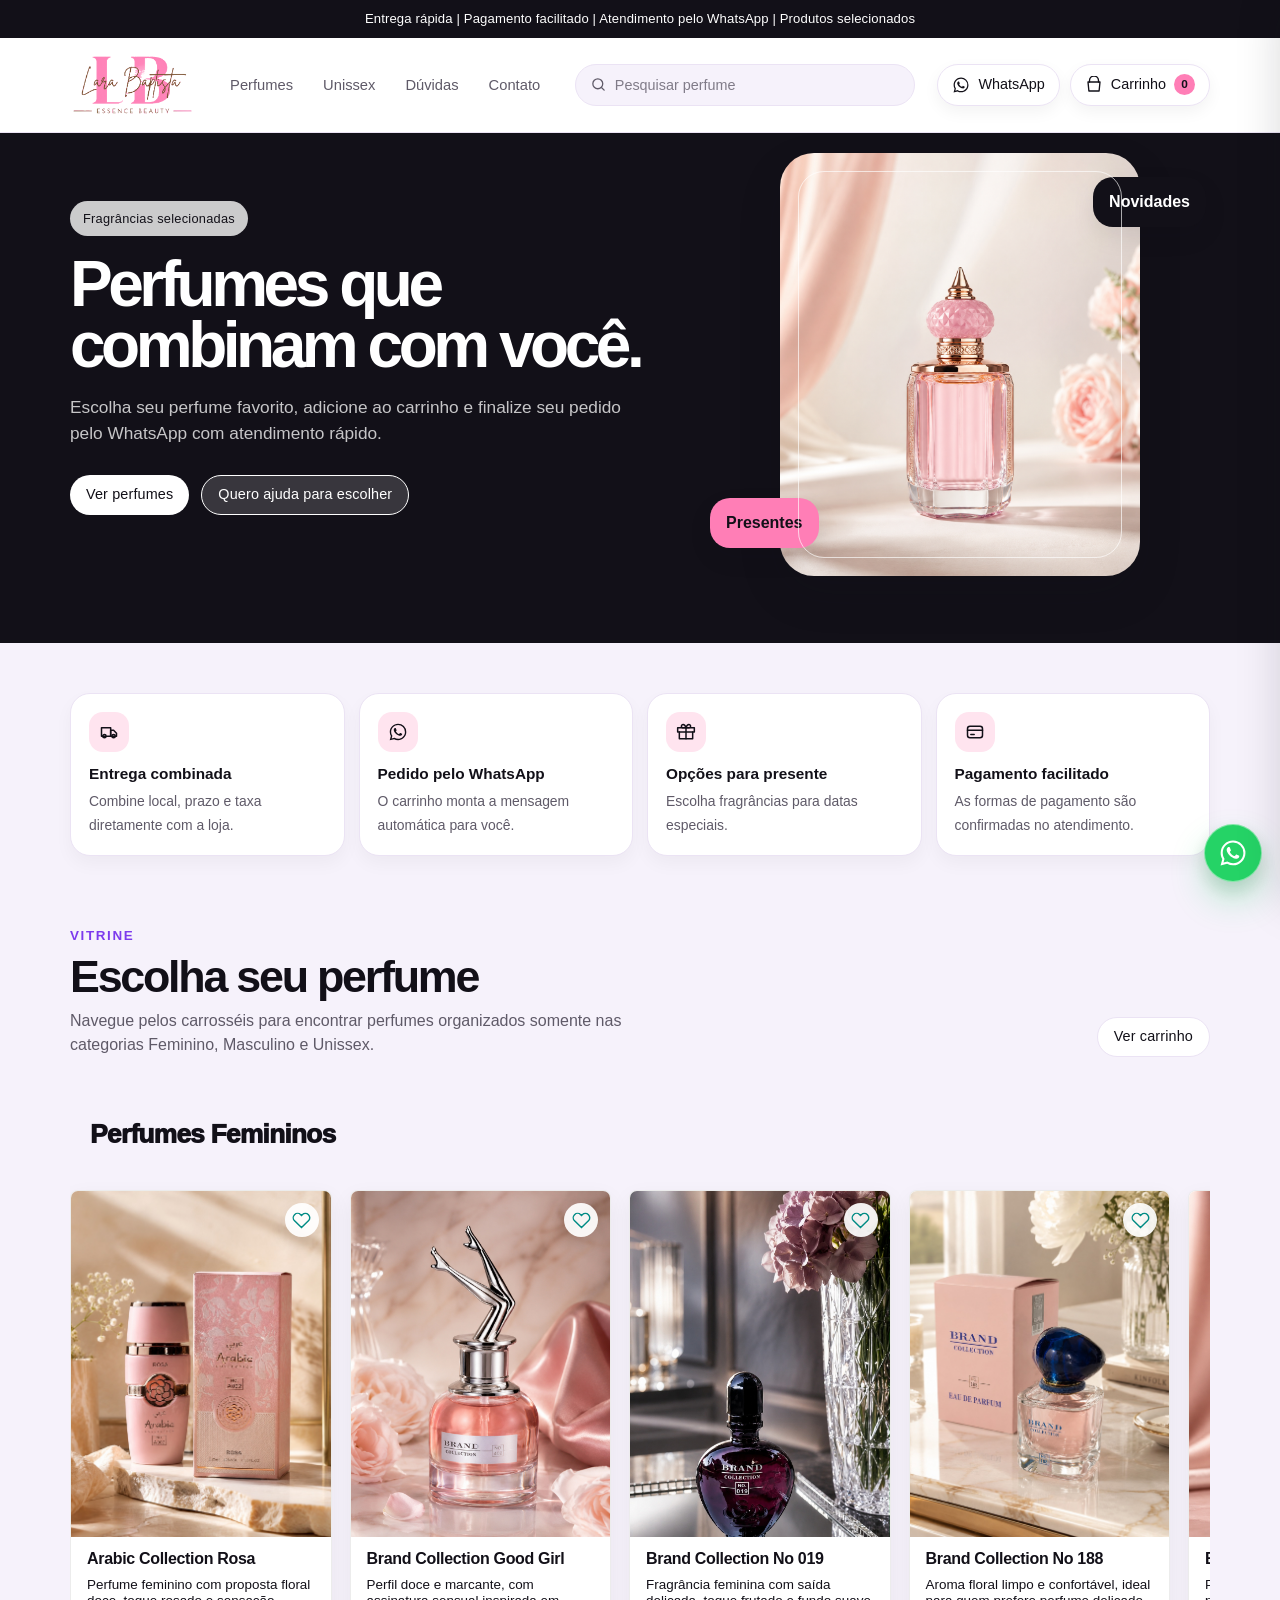
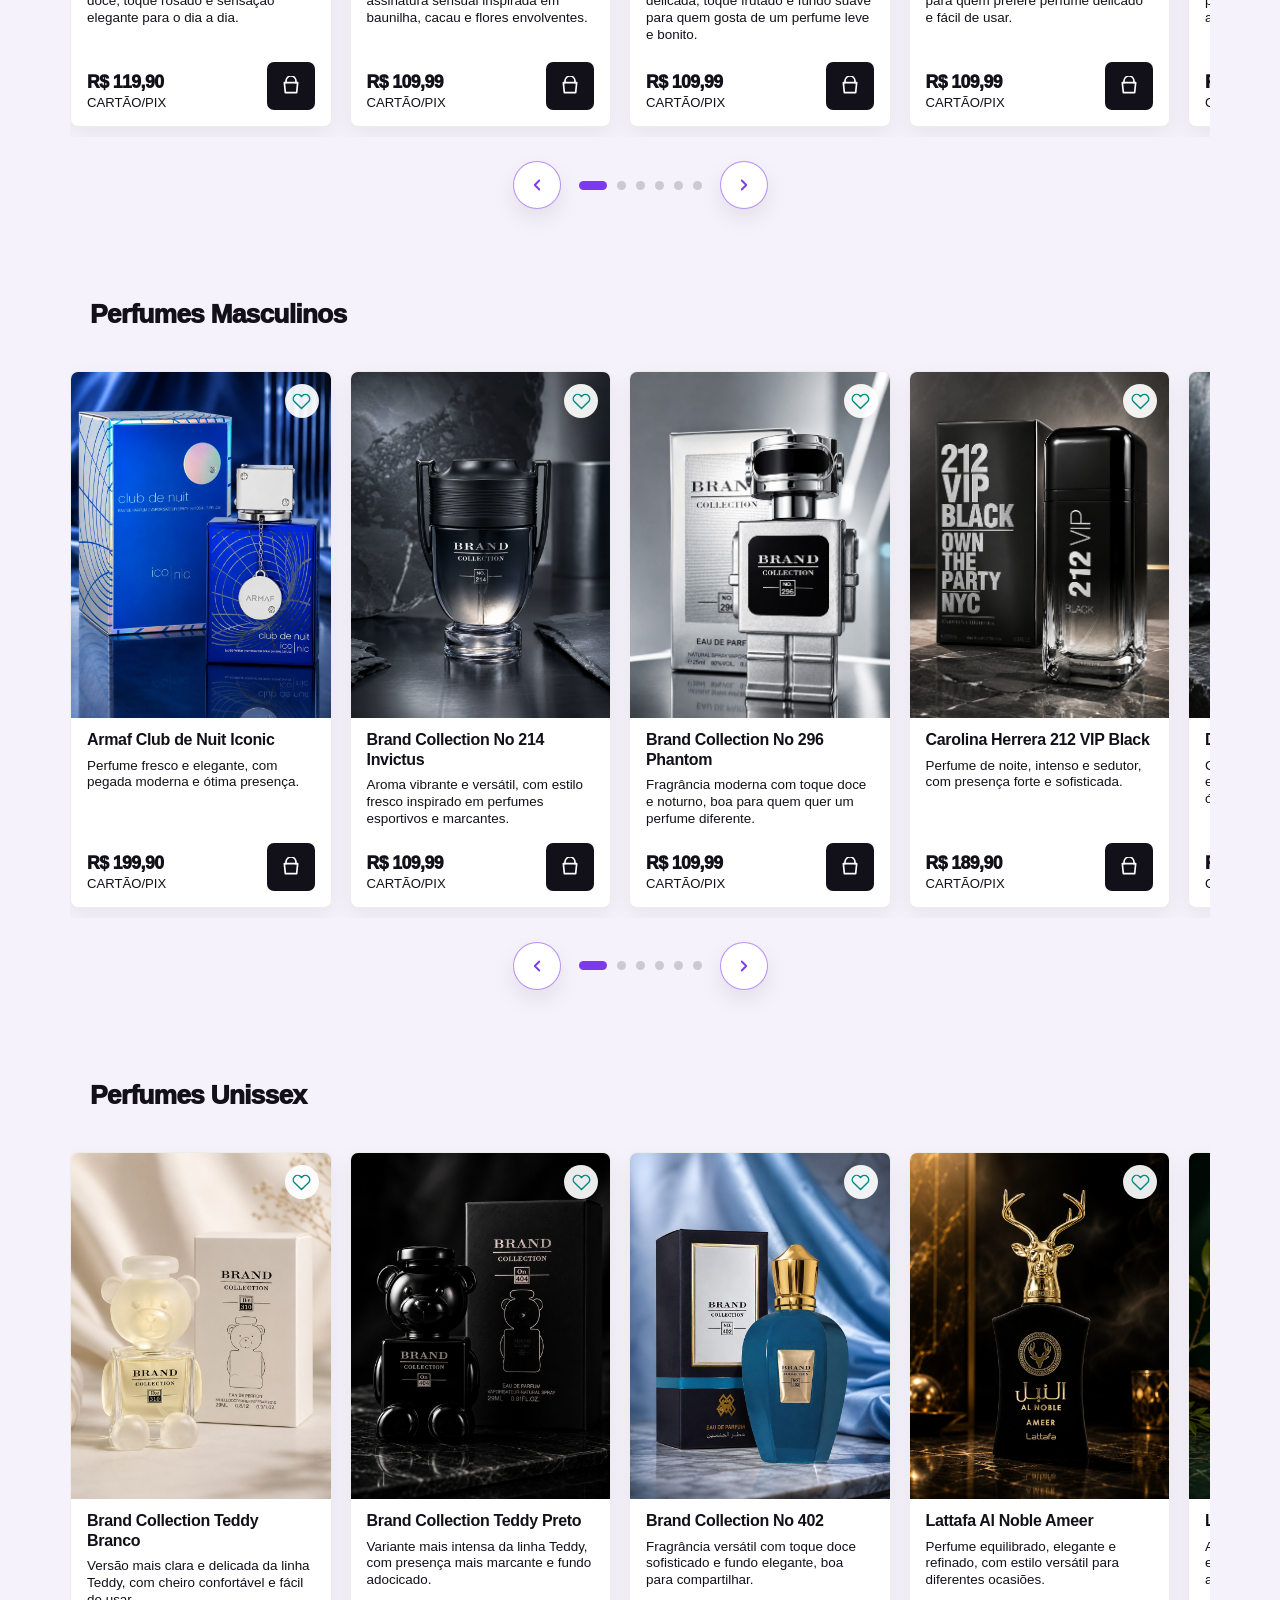
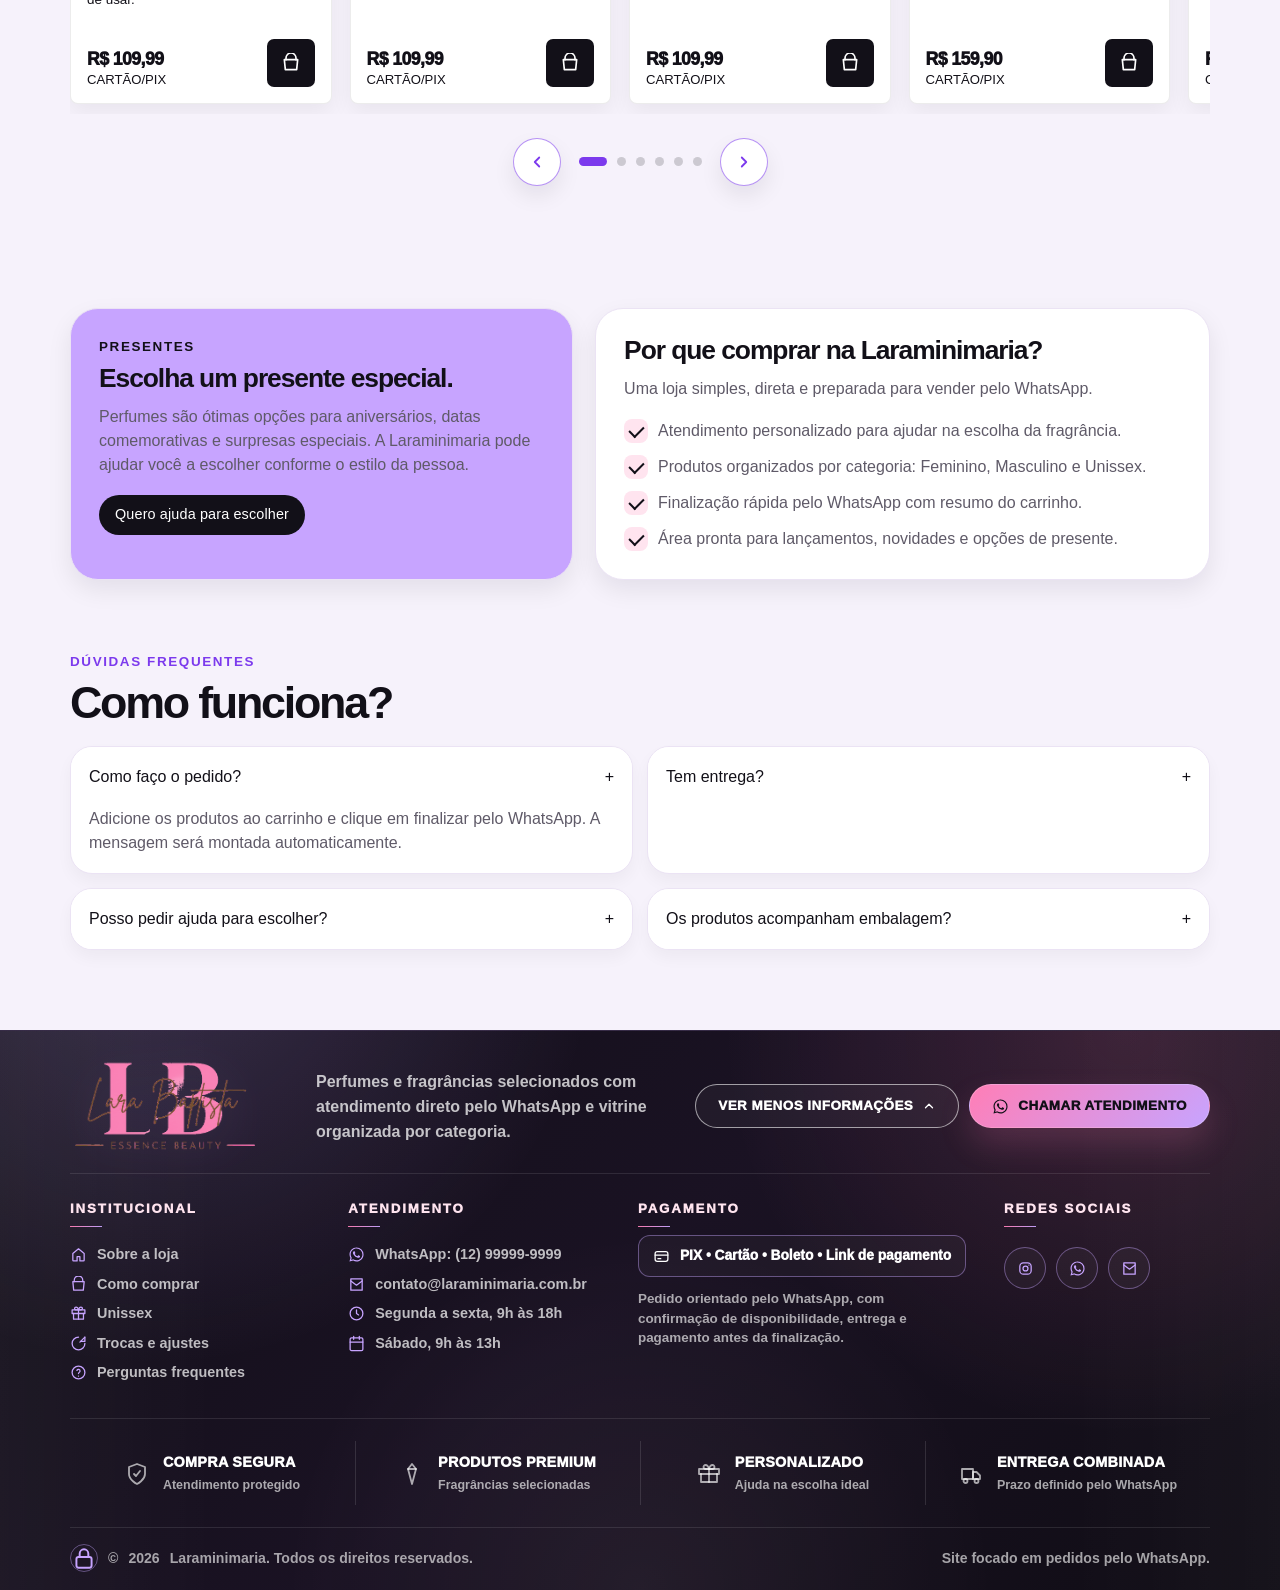
<file: index.html>
<!DOCTYPE html>
<html lang="pt-BR">
<head>
  <meta charset="UTF-8" />
  <meta name="viewport" content="width=device-width, initial-scale=1.0, maximum-scale=1.0, user-scalable=no" />
  <title>Laraminimaria | Perfumes e Fragrâncias</title>
  <link rel="icon" type="image/png" href="./imagens/favicon.png">
  <link rel="shortcut icon" type="image/png" href="./imagens/favicon.png">
  <link rel="apple-touch-icon" href="./imagens/favicon.png">
  <meta name="description" content="Laraminimaria: perfumes, fragrâncias especiais, presentes e ofertas. Adicione ao carrinho e finalize pelo WhatsApp." />
  <style>
    :root {
      --lilas: #c7a4ff;
      --lilas-escuro: #7c3aed;
      --rosa: #ff7eb6;
      --rosa-claro: #ffe4ef;
      --preto: #121018;
      --cinza: #5f5a68;
      --cinza-claro: #f6f2fb;
      --branco: #ffffff;
      --borda: #ebe3f4;
      --sombra: 0 18px 45px rgba(18, 16, 24, 0.12);
      --sombra-suave: 0 10px 24px rgba(18, 16, 24, 0.08);
      --radius: 22px;
      --transition: 220ms ease;
    }

    * {
      margin: 0;
      padding: 0;
      box-sizing: border-box;
    }

    html {
      scroll-behavior: smooth;
      width: 100%;
      max-width: 100%;
      overflow-x: hidden;
      overscroll-behavior-x: none;
    }

    body {
      width: 100%;
      max-width: 100%;
      min-width: 0;
      overflow-x: hidden;
      overscroll-behavior-x: none;
      touch-action: manipulation;
      -webkit-text-size-adjust: 100%;
      font-family: Inter, Arial, Helvetica, sans-serif;
      color: var(--preto);
      background: var(--cinza-claro);
      line-height: 1.5;
    }

    @supports not (overflow: clip) {
      html,
      body {
        overflow-x: hidden;
      }
    }

    body.cart-open {
      overflow: hidden;
    }

    a {
      color: inherit;
      text-decoration: none;
    }

    button,
    input,
    select {
      font: inherit;
    }

    button {
      border: none;
      cursor: pointer;
    }

    a,
    button,
    .add-cart,
    .cart-btn,
    .icon-btn,
    .filter-btn,
    .carousel-dot {
      touch-action: manipulation;
    }

    img {
      max-width: 100%;
      display: block;
      user-select: none;
      -webkit-user-drag: none;
    }

    .svg-sprite {
      position: absolute;
      width: 0;
      height: 0;
      overflow: hidden;
    }

    .top-strip {
      background: var(--preto);
      color: var(--branco);
      font-size: 0.82rem;
      padding: 9px 16px;
      text-align: center;
      letter-spacing: 0.01em;
    }

    .header {
      position: sticky;
      top: 0;
      z-index: 50;
      background: rgba(255, 255, 255, 0.94);
      backdrop-filter: blur(14px);
      border-bottom: 1px solid var(--borda);
    }

    .header-inner {
      max-width: 1180px;
      margin: 0 auto;
      padding: 16px 20px;
      display: flex;
      align-items: center;
      justify-content: space-between;
      gap: 18px;
    }

        .brand {
      display: inline-flex;
      align-items: center;
      min-width: max-content;
      line-height: 0;
    }

    .brand-logo {
      width: auto;
      height: clamp(46px, 5vw, 62px);
      max-width: clamp(140px, 16vw, 190px);
      object-fit: contain;
      display: block;
    }

    .nav {
      display: flex;
      align-items: center;
      gap: 6px;
      color: var(--cinza);
      font-weight: 500;
      font-size: 0.92rem;
    }

    .nav a {
      padding: 10px 12px;
      border-radius: 999px;
      transition: var(--transition);
    }

    .nav a:hover {
      background: var(--rosa-claro);
      color: var(--preto);
    }

    .header-search {
      flex: 1 1 260px;
      max-width: 340px;
      min-width: 220px;
    }

    .header-search-box {
      width: 100%;
      height: 42px;
      border-radius: 999px;
      background: var(--cinza-claro);
      border: 1px solid var(--borda);
      display: flex;
      align-items: center;
      gap: 8px;
      padding: 0 14px;
      transition: var(--transition);
    }

    .header-search-box:focus-within {
      background: var(--branco);
      border-color: var(--lilas);
      box-shadow: 0 8px 20px rgba(18, 16, 24, 0.08);
    }

    .header-search-box svg {
      width: 17px;
      height: 17px;
      color: var(--cinza);
      flex: 0 0 auto;
    }

    .header-search-input {
      width: 100%;
      height: 100%;
      border: 0;
      outline: 0;
      background: transparent;
      color: var(--preto);
      font-size: 0.9rem;
    }

    .header-search-input::placeholder {
      color: rgba(95, 90, 104, 0.78);
    }

    .header-search {
      position: relative;
      z-index: 90;
    }

    .search-dropdown {
      position: absolute;
      top: calc(100% + 10px);
      left: 50%;
      width: min(540px, calc(100vw - 32px));
      max-height: min(68vh, 520px);
      overflow-y: auto;
      transform: translateX(-50%);
      z-index: 130;
      background: var(--branco);
      border: 1px solid rgba(18, 16, 24, 0.1);
      border-radius: 18px;
      box-shadow: 0 24px 60px rgba(18, 16, 24, 0.18);
      padding: 10px;
    }

    .search-dropdown[hidden] {
      display: none;
    }

    .search-dropdown::before {
      content: "";
      position: absolute;
      top: -7px;
      left: 50%;
      width: 14px;
      height: 14px;
      background: var(--branco);
      border-left: 1px solid rgba(18, 16, 24, 0.1);
      border-top: 1px solid rgba(18, 16, 24, 0.1);
      transform: translateX(-50%) rotate(45deg);
    }

    .search-dropdown-panel {
      position: relative;
      z-index: 1;
    }

    .search-dropdown-head {
      display: flex;
      align-items: center;
      justify-content: space-between;
      gap: 12px;
      padding: 4px 4px 10px;
      margin-bottom: 4px;
      border-bottom: 1px solid rgba(18, 16, 24, 0.08);
    }

    .search-dropdown-head strong {
      color: var(--preto);
      font-size: 0.92rem;
      letter-spacing: -0.01em;
    }

    .search-dropdown-head span {
      color: var(--cinza);
      font-size: 0.78rem;
      white-space: nowrap;
    }

    .search-dropdown-list {
      display: grid;
      gap: 8px;
    }

    .search-dropdown-item {
      display: grid;
      grid-template-columns: 64px minmax(0, 1fr) auto;
      align-items: center;
      gap: 11px;
      border-radius: 14px;
      padding: 8px;
      background: var(--cinza-claro);
      border: 1px solid rgba(18, 16, 24, 0.06);
      transition: var(--transition);
    }

    .search-dropdown-item:hover {
      background: var(--branco);
      border-color: rgba(18, 16, 24, 0.14);
      box-shadow: 0 10px 24px rgba(18, 16, 24, 0.08);
    }

    .search-dropdown-image {
      width: 64px;
      height: 64px;
      border-radius: 12px;
      background: var(--branco);
      display: grid;
      place-items: center;
      overflow: hidden;
      padding: 0;
    }

    .search-dropdown-image img {
      width: 100%;
      height: 100%;
      object-fit: cover;
      object-position: center center;
      display: block;
    }

    .search-dropdown-info {
      min-width: 0;
    }

    .search-dropdown-info h4 {
      color: var(--preto);
      font-size: 0.92rem;
      line-height: 1.18;
      margin-bottom: 3px;
      letter-spacing: -0.02em;
    }

    .search-dropdown-info p {
      color: var(--cinza);
      font-size: 0.78rem;
      line-height: 1.28;
      margin-bottom: 5px;
      display: -webkit-box;
      -webkit-line-clamp: 2;
      -webkit-box-orient: vertical;
      overflow: hidden;
    }

    .search-dropdown-meta {
      display: flex;
      flex-wrap: wrap;
      gap: 5px;
    }

    .search-dropdown-meta span {
      background: var(--branco);
      border: 1px solid rgba(18, 16, 24, 0.07);
      color: var(--preto);
      border-radius: 999px;
      padding: 3px 7px;
      font-size: 0.68rem;
      font-weight: 800;
    }

    .search-dropdown-price {
      min-width: 94px;
      display: grid;
      justify-items: end;
      gap: 7px;
      text-align: right;
    }

    .search-dropdown-price .price,
    .search-dropdown-price .installments {
      display: block;
    }

    .search-dropdown-price .price {
      font-size: 0.98rem;
    }

    .search-dropdown-price .installments {
      font-size: 0.68rem;
    }

    .search-dropdown-price .add-cart {
      width: 38px;
      height: 38px;
      min-height: 38px;
      border-radius: 9px;
      padding: 0;
      background: var(--preto);
      color: var(--branco);
      display: inline-flex;
      align-items: center;
      justify-content: center;
    }

    .search-dropdown-price .add-cart svg {
      width: 17px;
      height: 17px;
    }

    .search-dropdown-empty {
      padding: 16px 10px;
      text-align: center;
      color: var(--cinza);
      font-size: 0.88rem;
    }

    .header-actions {
      display: flex;
      align-items: center;
      gap: 10px;
    }

    .icon-btn,
    .cart-btn {
      height: 42px;
      border-radius: 999px;
      background: var(--branco);
      color: var(--preto);
      border: 1px solid var(--borda);
      display: inline-flex;
      align-items: center;
      justify-content: center;
      gap: 8px;
      padding: 0 14px;
      font-weight: 500;
      font-size: 0.9rem;
      transition: var(--transition);
      box-shadow: 0 6px 16px rgba(18, 16, 24, 0.05);
    }

    .icon-btn svg,
    .cart-btn svg,
    .whatsapp-mark {
      width: 18px;
      height: 18px;
      display: block;
      flex: 0 0 auto;
    }

    .whatsapp-mark {
      fill: currentColor;
    }

    .icon-btn:hover,
    .cart-btn:hover {
      transform: translateY(-1px);
      border-color: var(--lilas);
    }

    .cart-count {
      min-width: 21px;
      height: 21px;
      border-radius: 999px;
      background: var(--rosa);
      color: var(--preto);
      display: inline-grid;
      place-items: center;
      font-size: 0.74rem;
      font-weight: 600;
    }

    .menu-btn {
      display: none;
    }

    .main {
      max-width: 100%;
      overflow: hidden;
    }

    .container {
      max-width: 1180px;
      margin: 0 auto;
      padding: 0 20px;
    }

    .hero {
      padding: 0 0 34px;
      background: var(--cinza-claro);
    }

    .hero .container {
      max-width: none;
      padding: 0;
    }

    .hero-card {
      position: relative;
      min-height: 510px;
      width: 100%;
      background: var(--preto);
      border: none;
      border-radius: 0;
      box-shadow: none;
      overflow: hidden;
    }

    .slide {
      position: absolute;
      inset: 0;
      display: grid;
      grid-template-columns: minmax(0, 1fr) minmax(320px, 500px);
      align-items: center;
      gap: 38px;
      padding: 58px max(24px, calc((100vw - 1180px) / 2 + 20px)) 104px;
      opacity: 0;
      transform: translateX(18px);
      pointer-events: none;
      transition: opacity 700ms ease, transform 700ms ease;
      background: var(--preto);
      color: var(--branco);
    }

    .slide:nth-of-type(2) {
      background: var(--lilas);
      color: var(--preto);
    }

    .slide:nth-of-type(3) {
      background: var(--rosa-claro);
      color: var(--preto);
    }

    .slide.active {
      opacity: 1;
      transform: translateX(0);
      pointer-events: auto;
    }

    .slide > div:first-child {
      display: flex;
      flex-direction: column;
      justify-content: center;
      align-self: center;
      max-width: 640px;
    }

    .slide > .hero-visual {
      width: 100%;
      justify-self: end;
      align-self: center;
    }

    .eyebrow {
      display: inline-flex;
      align-items: center;
      gap: 8px;
      width: max-content;
      border-radius: 999px;
      background: rgba(255, 255, 255, 0.78);
      color: var(--preto);
      padding: 8px 13px;
      font-size: 0.8rem;
      font-weight: 500;
      letter-spacing: 0.02em;
      margin-bottom: 18px;
    }

    .hero h1 {
      font-size: clamp(2.35rem, 5vw, 5rem);
      line-height: 0.96;
      letter-spacing: -0.07em;
      margin-bottom: 18px;
      max-width: 700px;
    }

    .hero p {
      max-width: 560px;
      color: rgba(255, 255, 255, 0.76);
      font-size: 1.08rem;
      margin-bottom: 28px;
    }

    .slide:nth-of-type(2) p,
    .slide:nth-of-type(3) p {
      color: rgba(18, 16, 24, 0.72);
    }

    .hero-actions,
    .section-actions {
      display: flex;
      flex-wrap: wrap;
      align-items: center;
      gap: 12px;
    }

    .hero-actions {
      margin-bottom: 14px;
    }

    .btn-primary,
    .btn-secondary,
    .btn-whatsapp,
    .btn-dark,
    .btn-light {
      min-height: 40px;
      border-radius: 999px;
      display: inline-flex;
      align-items: center;
      justify-content: center;
      gap: 8px;
      padding: 0 16px;
      font-weight: 500;
      font-size: 0.9rem;
      letter-spacing: 0.01em;
      transition: var(--transition);
    }

    .btn-primary {
      background: var(--preto);
      color: var(--branco);
    }

    .btn-primary:hover,
    .btn-dark:hover,
    .btn-whatsapp:hover {
      transform: translateY(-2px);
      box-shadow: var(--sombra-suave);
    }

    .btn-secondary {
      background: var(--lilas);
      color: var(--preto);
    }

    .btn-secondary:hover,
    .btn-light:hover {
      transform: translateY(-2px);
      box-shadow: var(--sombra-suave);
    }

    .btn-whatsapp {
      background: #25d366;
      color: #092014;
    }

    .btn-dark {
      background: var(--preto);
      color: var(--branco);
    }

    .btn-light {
      background: var(--branco);
      color: var(--preto);
      border: 1px solid var(--borda);
    }

    .slide .btn-primary {
      background: var(--branco);
      color: var(--preto);
    }

    .slide .btn-secondary {
      background: rgba(255, 255, 255, 0.16);
      color: inherit;
      border: 1px solid currentColor;
    }

    .slide:nth-of-type(2) .btn-primary,
    .slide:nth-of-type(3) .btn-primary {
      background: var(--preto);
      color: var(--branco);
    }

    .slide:nth-of-type(2) .btn-secondary,
    .slide:nth-of-type(3) .btn-secondary {
      background: rgba(255, 255, 255, 0.42);
      color: var(--preto);
      border-color: rgba(18, 16, 24, 0.2);
    }

    .hero-visual {
      position: relative;
      min-height: 315px;
      display: grid;
      place-items: center;
    }

    .visual-panel {
      width: min(360px, 100%);
      aspect-ratio: 0.85;
      border-radius: 34px;
      background: var(--lilas);
      position: relative;
      overflow: hidden;
      box-shadow: var(--sombra);
    }

    .visual-panel::before {
      content: "";
      position: absolute;
      inset: 18px;
      border: 1px solid rgba(255, 255, 255, 0.65);
      border-radius: 26px;
      z-index: 2;
      pointer-events: none;
    }

    .visual-panel.photo-panel {
      background: transparent;
    }

    .visual-panel.photo-panel img {
      width: 100%;
      height: 100%;
      object-fit: cover;
      display: block;
    }

    .visual-bottle {
      position: absolute;
      left: 50%;
      bottom: 42px;
      transform: translateX(-50%);
      width: 150px;
      height: 220px;
      border-radius: 34px 34px 46px 46px;
      background: var(--branco);
      border: 1px solid rgba(18, 16, 24, 0.12);
      box-shadow: 0 24px 34px rgba(18, 16, 24, 0.18);
    }

    .visual-bottle::before {
      content: "";
      position: absolute;
      width: 66px;
      height: 48px;
      border-radius: 16px 16px 8px 8px;
      left: 50%;
      top: -42px;
      transform: translateX(-50%);
      background: var(--preto);
    }

    .visual-bottle::after {
      content: "Laraminimaria";
      position: absolute;
      left: 18px;
      right: 18px;
      top: 76px;
      height: 74px;
      border-radius: 18px;
      background: var(--rosa-claro);
      display: grid;
      place-items: center;
      font-weight: 900;
      font-size: 0.72rem;
      text-align: center;
      color: var(--preto);
    }

    .floating-badge {
      position: absolute;
      right: 4px;
      top: 24px;
      background: var(--preto);
      color: var(--branco);
      border-radius: 20px;
      padding: 13px 16px;
      font-weight: 900;
      box-shadow: var(--sombra-suave);
      animation: float 3s ease-in-out infinite;
    }

    .floating-badge.alt {
      left: 0;
      right: auto;
      top: auto;
      bottom: 28px;
      background: var(--rosa);
      color: var(--preto);
      animation-delay: 600ms;
    }

    @keyframes float {
      0%, 100% { transform: translateY(0); }
      50% { transform: translateY(-9px); }
    }

    .slide-dots {
      position: absolute;
      left: max(24px, calc((100vw - 1180px) / 2 + 20px));
      bottom: 30px;
      display: flex;
      gap: 8px;
      z-index: 3;
    }

    .dot {
      width: 10px;
      height: 10px;
      border-radius: 999px;
      background: #d8cfdf;
      transition: var(--transition);
    }

    .dot.active {
      width: 32px;
      background: var(--rosa);
    }

    .benefits {
      padding: 16px 0 34px;
    }

    .benefit-grid {
      display: grid;
      grid-template-columns: repeat(4, 1fr);
      gap: 14px;
    }

    .benefit-card {
      background: var(--branco);
      border: 1px solid var(--borda);
      border-radius: 20px;
      padding: 18px;
      box-shadow: 0 8px 18px rgba(18, 16, 24, 0.04);
    }

    .benefit-icon {
      width: 40px;
      height: 40px;
      border-radius: 14px;
      background: var(--rosa-claro);
      color: var(--preto);
      display: grid;
      place-items: center;
      margin-bottom: 10px;
    }

    .benefit-icon svg {
      width: 20px;
      height: 20px;
      display: block;
    }

    .benefit-card strong {
      display: block;
      font-size: 0.96rem;
      font-weight: 600;
      margin-bottom: 4px;
    }

    .benefit-card span {
      color: var(--cinza);
      font-size: 0.87rem;
    }

    section {
      padding: 36px 0;
    }

    .section-head {
      display: flex;
      align-items: flex-end;
      justify-content: space-between;
      gap: 22px;
      margin-bottom: 22px;
    }

    .section-kicker {
      color: var(--lilas-escuro);
      font-weight: 900;
      font-size: 0.84rem;
      text-transform: uppercase;
      letter-spacing: 0.12em;
      margin-bottom: 8px;
    }

    .section-title {
      font-size: clamp(1.8rem, 3.5vw, 3rem);
      letter-spacing: -0.05em;
      line-height: 1;
    }

    .section-desc {
      color: var(--cinza);
      max-width: 620px;
      margin-top: 10px;
    }

    .filters-wrap {
      position: relative;
      z-index: 2;
      background: var(--branco);
      border: 1px solid var(--borda);
      border-radius: 24px;
      padding: 14px;
      box-shadow: var(--sombra-suave);
      margin-bottom: 24px;
    }

    .search-row {
      display: grid;
      grid-template-columns: 1fr auto;
      gap: 12px;
      margin-bottom: 12px;
    }

    .search-input {
      width: 100%;
      height: 48px;
      border-radius: 999px;
      border: 1px solid var(--borda);
      padding: 0 18px;
      outline: none;
      background: var(--cinza-claro);
      transition: var(--transition);
    }

    .search-input:focus {
      border-color: var(--lilas-escuro);
      background: var(--branco);
    }

    .category-filters {
      display: flex;
      flex-wrap: wrap;
      gap: 8px;
    }

    .filter-btn {
      height: 40px;
      border-radius: 999px;
      background: var(--cinza-claro);
      color: var(--cinza);
      border: 1px solid transparent;
      padding: 0 14px;
      font-weight: 500;
      transition: var(--transition);
      cursor: pointer;
      border: 0;
    }

    .filter-btn:hover,
    .filter-btn.active {
      background: var(--preto);
      color: var(--branco);
    }

    .products-grid {
      display: grid;
      grid-template-columns: repeat(4, minmax(0, 1fr));
      gap: 18px;
    }

    .carousel-section {
      margin-bottom: 48px;
      position: relative;
      padding-top: 36px;
      scroll-margin-top: 96px;
    }

    .carousel-header {
      display: flex;
      align-items: center;
      justify-content: space-between;
      margin-bottom: 28px;
      padding: 0 20px;
    }

    .carousel-title {
      font-size: 1.65rem;
      letter-spacing: -0.03em;
      font-weight: 950;
    }

    .carousel-navigation {
      display: flex;
      align-items: center;
      justify-content: center;
      gap: 18px;
      margin-top: 22px;
      padding: 0 20px;
      min-height: 52px;
    }

    .carousel-controls {
      display: flex;
      align-items: center;
      gap: 18px;
    }

    .carousel-btn {
      width: 48px;
      height: 48px;
      border-radius: 999px;
      background: var(--branco);
      color: var(--lilas-escuro);
      border: 1.5px solid rgba(124, 58, 237, 0.55);
      display: inline-flex;
      align-items: center;
      justify-content: center;
      transition: var(--transition);
      box-shadow: 0 10px 22px rgba(18, 16, 24, 0.08);
      flex-shrink: 0;
      touch-action: manipulation;
    }

    .carousel-btn svg {
      width: 18px;
      height: 18px;
      stroke: currentColor;
      fill: none;
      stroke-width: 2.4;
      stroke-linecap: round;
      stroke-linejoin: round;
    }

    .carousel-btn:hover {
      transform: translateY(-2px);
      border-color: rgba(255, 126, 182, 0.7);
      color: var(--rosa);
      box-shadow: 0 14px 28px rgba(18, 16, 24, 0.12);
    }

    .carousel-btn:active {
      transform: scale(0.97);
    }

    .carousel-btn:disabled {
      opacity: 0.4;
      cursor: not-allowed;
      transform: none;
    }

    .carousel-wrapper {
      position: relative;
      width: 100%;
      max-width: 100%;
      overflow-x: auto;
      overflow-y: hidden;
      padding: 8px 20px 10px;
      scroll-snap-type: x mandatory;
      scroll-behavior: smooth;
      scrollbar-width: none;
      overscroll-behavior-x: contain;
      -webkit-overflow-scrolling: touch;
      contain: layout paint;
      touch-action: pan-x pan-y;
    }

    .carousel-wrapper::-webkit-scrollbar {
      display: none;
    }

    .carousel-track {
      display: flex;
      align-items: stretch;
      gap: 18px;
      transition: none;
      scroll-behavior: smooth;
      user-select: none;
      -webkit-user-select: none;
      -webkit-touch-callout: none;
      transform: none !important;
      max-width: none;
      min-width: 100%;
      touch-action: pan-x pan-y;
    }

    .carousel-slide {
      flex: 0 0 calc(25% - 13.5px);
      min-width: 0;
      display: flex;
      align-self: stretch;
      scroll-snap-align: start;
      scroll-snap-stop: normal;
    }

    .carousel-slide .product-card {
      height: 100%;
    }

    .carousel-dots {
      display: flex;
      align-items: center;
      justify-content: center;
      gap: 10px;
      margin-top: 0;
    }

    .carousel-dot {
      width: 9px;
      height: 9px;
      border-radius: 999px;
      background: rgba(18, 16, 24, 0.18);
      transition: var(--transition);
      cursor: pointer;
      border: none;
    }

    .carousel-dot:hover {
      background: rgba(124, 58, 237, 0.45);
    }

    .carousel-dot.active {
      background: var(--lilas-escuro);
      width: 28px;
    }

    .slide-dots {
      display: none !important;
    }

    @media (max-width: 1200px) {
      .carousel-slide {
        flex: 0 0 calc(33.333% - 12px);
      }
    }

    @media (max-width: 768px) {
      .carousel-wrapper {
        padding: 4px 0 8px;
        overflow-x: auto;
        overflow-y: hidden;
        touch-action: pan-x pan-y;
        overscroll-behavior-x: contain;
      }

      .carousel-track {
        gap: 8px;
        will-change: auto;
        touch-action: pan-x pan-y;
      }

      .carousel-slide {
        flex: 0 0 calc((100% - 16px) / 3);
      }

      .carousel-header {
        padding: 0;
        margin-bottom: 8px;
      }

      .carousel-navigation {
        gap: 0;
        padding: 0;
        margin-top: 8px;
        min-height: 16px;
      }

      .carousel-controls {
        display: none;
      }

      .carousel-title {
        font-size: 1.12rem;
      }

      .carousel-dot {
        width: 7px;
        height: 7px;
      }

      .carousel-dot.active {
        width: 20px;
      }

      input,
      select,
      textarea {
        font-size: 16px;
      }

      .product-card {
        border-radius: 10px;
      }

      .product-info {
        padding: 8px;
      }

      .product-title {
        font-size: .74rem;
        line-height: 1.15;
        margin-bottom: 6px;
      }

      .product-desc {
        display: none;
      }

      .price {
        font-size: .86rem;
      }

      .installments {
        font-size: .62rem;
        line-height: 1.1;
      }

      .product-bottom {
        gap: 6px;
      }

      .product-actions button {
        width: 34px;
        height: 34px;
        min-height: 34px;
        border-radius: 8px;
      }

      .product-actions svg {
        width: 16px;
        height: 16px;
      }

      .favorite-mark {
        top: 7px;
        right: 7px;
        width: 24px;
        height: 24px;
      }

      .favorite-mark svg {
        width: 14px;
        height: 14px;
      }
    }

    @media (max-width: 480px) {
      .carousel-slide {
        flex: 0 0 calc((100% - 16px) / 3);
      }
    }

    .product-card {
      background: var(--branco);
      border: 1px solid rgba(18, 16, 24, 0.08);
      border-radius: 8px;
      overflow: hidden;
      box-shadow: 0 8px 22px rgba(18, 16, 24, 0.06);
      transition: var(--transition);
      display: flex;
      flex-direction: column;
      height: 100%;
      position: relative;
    }

    .product-card:hover {
      transform: none;
      box-shadow: var(--sombra-suave);
      border-color: rgba(124, 58, 237, 0.18);
    }

    .product-media {
      position: relative;
      aspect-ratio: 3 / 4;
      background: var(--branco);
      display: grid;
      place-items: center;
      overflow: hidden;
      padding: 0;
      isolation: isolate;
    }

    .product-media img {
      width: 100%;
      height: 100%;
      object-fit: cover;
      object-position: center center;
      transition: transform 300ms ease;
      position: relative;
      z-index: 1;
      display: block;
    }

    .product-card:hover .product-media img {
      transform: scale(1.02);
    }

    .favorite-mark {
      position: absolute;
      top: 12px;
      right: 12px;
      z-index: 3;
      width: 34px;
      height: 34px;
      border-radius: 999px;
      background: rgba(255, 255, 255, 0.92);
      color: #008b84;
      display: grid;
      place-items: center;
      box-shadow: 0 8px 18px rgba(18, 16, 24, 0.08);
      pointer-events: none;
    }

    .favorite-mark svg {
      width: 19px;
      height: 19px;
      stroke: currentColor;
      fill: none;
      stroke-width: 1.8;
    }

    .product-info {
      padding: 12px 16px 16px;
      display: flex;
      flex-direction: column;
      flex: 1;
    }

    .product-title {
      font-size: 1rem;
      letter-spacing: -0.02em;
      line-height: 1.22;
      margin-bottom: 8px;
      color: var(--preto);
    }

    .product-desc {
      color: var(--preto);
      font-size: 0.84rem;
      line-height: 1.25;
      margin-bottom: 14px;
      min-height: 52px;
    }

    .product-bottom {
      display: grid;
      grid-template-columns: 1fr auto;
      align-items: end;
      gap: 12px;
      margin-top: auto;
    }

    .price-row {
      display: block;
      margin: 0;
    }

    .price {
      display: block;
      font-size: 1.1rem;
      line-height: 1.1;
      font-weight: 950;
      letter-spacing: -0.03em;
      color: var(--preto);
    }

    .old-price {
      display: block;
      color: var(--cinza);
      text-decoration: line-through;
      font-size: 0.78rem;
      margin-bottom: 3px;
    }

    .installments {
      display: block;
      color: var(--preto);
      font-size: 0.82rem;
      line-height: 1.15;
      margin-top: 3px;
    }

    .product-actions {
      display: flex;
      align-items: center;
      justify-content: flex-end;
      gap: 0;
      margin: 0;
      position: relative;
      z-index: 4;
    }

    .product-actions button {
      width: 48px;
      height: 48px;
      min-height: 48px;
      border-radius: 7px;
      display: inline-flex;
      align-items: center;
      justify-content: center;
      padding: 0;
      font-weight: 500;
      transition: var(--transition);
      cursor: pointer;
      border: 0;
    }

    .product-actions svg {
      width: 20px;
      height: 20px;
      display: block;
    }

    .action-text {
      position: absolute;
      width: 1px;
      height: 1px;
      overflow: hidden;
      clip: rect(0 0 0 0);
      white-space: nowrap;
    }

    .add-cart {
      background: var(--preto);
      color: var(--branco);
      position: relative;
    }

    .product-cart-count {
      position: absolute;
      top: -6px;
      right: -6px;
      min-width: 19px;
      height: 19px;
      padding: 0 5px;
      border-radius: 999px;
      background: var(--rosa);
      color: var(--preto);
      border: 2px solid var(--branco);
      display: inline-flex;
      align-items: center;
      justify-content: center;
      font-size: 0.68rem;
      font-weight: 950;
      line-height: 1;
      box-shadow: 0 8px 18px rgba(18, 16, 24, 0.16);
    }

    .product-cart-count[hidden] {
      display: none;
    }

    .add-cart:hover {
      transform: translateY(-1px);
      background: #000;
      box-shadow: 0 8px 18px rgba(18, 16, 24, 0.18);
    }

    .search-results-panel {
      background: var(--branco);
      border: 1px solid rgba(18, 16, 24, 0.08);
      border-radius: 18px;
      box-shadow: var(--sombra-suave);
      padding: 20px;
    }

    .search-results-head {
      display: flex;
      align-items: flex-end;
      justify-content: space-between;
      gap: 16px;
      margin-bottom: 18px;
      padding-bottom: 14px;
      border-bottom: 1px solid rgba(18, 16, 24, 0.08);
    }

    .search-results-head h3 {
      font-size: 1.35rem;
      letter-spacing: -0.03em;
      margin-bottom: 4px;
    }

    .search-results-head p {
      color: var(--cinza);
      font-size: 0.92rem;
    }

    .search-list {
      display: grid;
      gap: 14px;
    }

    .search-product-item {
      display: grid;
      grid-template-columns: 108px 1fr auto;
      align-items: center;
      gap: 16px;
      background: var(--cinza-claro);
      border: 1px solid rgba(18, 16, 24, 0.08);
      border-radius: 14px;
      padding: 12px;
      transition: var(--transition);
    }

    .search-product-item:hover {
      background: var(--branco);
      box-shadow: 0 12px 28px rgba(18, 16, 24, 0.08);
      border-color: rgba(18, 16, 24, 0.14);
    }

    .search-product-image {
      width: 108px;
      height: 108px;
      border-radius: 12px;
      background: var(--branco);
      display: grid;
      place-items: center;
      overflow: hidden;
      padding: 0;
    }

    .search-product-image img {
      width: 100%;
      height: 100%;
      object-fit: cover;
      display: block;
    }

    .search-product-info {
      min-width: 0;
    }

    .search-product-info h4 {
      color: var(--preto);
      font-size: 1.05rem;
      line-height: 1.2;
      margin-bottom: 6px;
      letter-spacing: -0.02em;
    }

    .search-product-info p {
      color: var(--cinza);
      font-size: 0.9rem;
      line-height: 1.35;
      margin-bottom: 9px;
    }

    .search-product-meta {
      display: flex;
      flex-wrap: wrap;
      gap: 6px;
    }

    .search-product-meta span {
      background: var(--branco);
      border: 1px solid rgba(18, 16, 24, 0.08);
      color: var(--preto);
      border-radius: 999px;
      padding: 5px 9px;
      font-size: 0.78rem;
      font-weight: 700;
    }

    .search-product-price {
      min-width: 145px;
      text-align: right;
      display: grid;
      justify-items: end;
      gap: 8px;
    }

    .search-product-price .old-price,
    .search-product-price .price,
    .search-product-price .installments {
      display: block;
    }

    .search-product-price .price {
      font-size: 1.18rem;
    }

    .search-product-price .add-cart {
      width: auto;
      height: 42px;
      min-height: 42px;
      border-radius: 999px;
      padding: 0 14px;
      gap: 8px;
    }

    .search-product-price .add-cart svg {
      width: 18px;
      height: 18px;
    }

    .search-product-price .action-text {
      position: static;
      width: auto;
      height: auto;
      overflow: visible;
      clip: auto;
      white-space: nowrap;
      color: inherit;
      font-size: 0.82rem;
      font-weight: 800;
    }

    @media (max-width: 768px) {
      .search-results-panel {
        padding: 14px;
        border-radius: 14px;
      }

      .search-results-head {
        align-items: flex-start;
        flex-direction: column;
        gap: 6px;
      }

      .search-product-item {
        grid-template-columns: 92px 1fr;
        align-items: start;
      }

      .search-product-image {
        width: 92px;
        height: 92px;
      }

      .search-product-price {
        grid-column: 1 / -1;
        width: 100%;
        min-width: 0;
        text-align: left;
        justify-items: stretch;
        grid-template-columns: 1fr auto;
        align-items: end;
      }

      .search-product-price .add-cart {
        justify-self: end;
      }
    }

    @media (max-width: 480px) {
      .search-product-item {
        grid-template-columns: 76px 1fr;
        gap: 12px;
        padding: 10px;
      }

      .search-product-image {
        width: 76px;
        height: 76px;
      }

      .search-product-info h4 {
        font-size: 0.98rem;
      }

      .search-product-info p {
        font-size: 0.82rem;
      }

      .search-product-meta span {
        font-size: 0.72rem;
        padding: 4px 7px;
      }

      .search-product-price {
        grid-template-columns: 1fr;
        gap: 10px;
      }

      .search-product-price .add-cart {
        width: 100%;
        justify-content: center;
      }
    }

    .gift-area {
      display: grid;
      grid-template-columns: 0.9fr 1.1fr;
      gap: 22px;
      align-items: stretch;
    }

    .gift-card,
    .trust-card {
      background: var(--branco);
      border: 1px solid var(--borda);
      border-radius: 28px;
      padding: 28px;
      box-shadow: var(--sombra-suave);
    }

    .gift-card {
      background: var(--lilas);
    }

    .gift-card h3,
    .trust-card h3 {
      font-size: 1.65rem;
      line-height: 1.05;
      letter-spacing: -0.04em;
      margin-bottom: 12px;
    }

    .gift-card p,
    .trust-card p {
      color: var(--cinza);
      margin-bottom: 18px;
    }

    .trust-list {
      display: grid;
      gap: 12px;
    }

    .trust-item {
      display: flex;
      align-items: flex-start;
      gap: 10px;
      color: var(--cinza);
      font-weight: 500;
    }

    .check {
      flex: 0 0 auto;
      width: 24px;
      height: 24px;
      border-radius: 8px;
      background: var(--rosa-claro);
      color: var(--preto);
      display: grid;
      place-items: center;
    }

    .check::before {
      content: "";
      width: 7px;
      height: 12px;
      border: solid currentColor;
      border-width: 0 2px 2px 0;
      transform: rotate(45deg);
      margin-top: -2px;
    }

    .faq-grid {
      display: grid;
      grid-template-columns: repeat(2, 1fr);
      gap: 14px;
    }

    .faq-item {
      background: var(--branco);
      border: 1px solid var(--borda);
      border-radius: 22px;
      overflow: hidden;
      box-shadow: 0 8px 16px rgba(18, 16, 24, 0.04);
    }

    .faq-question {
      width: 100%;
      background: var(--branco);
      color: var(--preto);
      padding: 18px;
      display: flex;
      align-items: center;
      justify-content: space-between;
      gap: 14px;
      font-weight: 500;
      text-align: left;
    }

    .faq-answer {
      max-height: 0;
      overflow: hidden;
      transition: max-height 250ms ease;
      color: var(--cinza);
    }

    .faq-answer p {
      padding: 0 18px 18px;
    }

    .faq-item.open .faq-answer {
      max-height: 170px;
    }

    .footer {
      position: relative;
      overflow: hidden;
      background:
        radial-gradient(circle at 12% -20%, rgba(199, 164, 255, 0.22), transparent 34%),
        radial-gradient(circle at 88% 0%, rgba(255, 126, 182, 0.16), transparent 32%),
        linear-gradient(135deg, #120f18 0%, #1a1223 48%, #100d15 100%);
      color: var(--branco);
      margin-top: 44px;
      padding: 0;
      border-top: 1px solid rgba(199, 164, 255, 0.18);
    }

    .footer::before {
      content: "";
      position: absolute;
      inset: 0;
      pointer-events: none;
      background:
        linear-gradient(90deg, rgba(255, 255, 255, 0.05), transparent 18%, transparent 82%, rgba(255, 255, 255, 0.04)),
        radial-gradient(circle at 50% 100%, rgba(255, 228, 239, 0.08), transparent 44%);
      opacity: 0.78;
    }

    .footer .container {
      position: relative;
      z-index: 1;
      padding-top: 28px;
      padding-bottom: 18px;
    }

    .footer-top {
      display: grid;
      grid-template-columns: 220px 1fr auto;
      gap: 26px;
      align-items: center;
      padding-bottom: 20px;
      border-bottom: 1px solid rgba(255, 255, 255, 0.1);
    }

    .footer-logo {
      width: min(190px, 100%);
      height: auto;
      object-fit: cover;
      opacity: 0.98;
      filter: drop-shadow(0 10px 28px rgba(199, 164, 255, 0.12));
    }

    .footer-message {
      max-width: 600px;
      color: rgba(255, 255, 255, 0.74);
      font-weight: 650;
      line-height: 1.58;
    }

    .footer-actions {
      display: flex;
      align-items: center;
      justify-content: flex-end;
      gap: 10px;
      flex-wrap: wrap;
    }

    .footer-toggle,
    .footer-cta {
      min-height: 44px;
      border-radius: 999px;
      display: inline-flex;
      align-items: center;
      justify-content: center;
      gap: 9px;
      padding: 0 22px;
      font-size: 0.84rem;
      font-weight: 950;
      text-transform: uppercase;
      letter-spacing: 0.035em;
      white-space: nowrap;
      transition: var(--transition);
    }

    .footer-toggle {
      background: rgba(255, 255, 255, 0.04);
      color: var(--branco);
      border: 1px solid rgba(255, 255, 255, 0.58);
    }

    .footer-toggle:hover {
      background: rgba(255, 255, 255, 0.08);
      transform: translateY(-2px);
    }

    .footer-toggle svg {
      width: 14px;
      height: 14px;
      transition: transform 220ms ease;
    }

    .footer.is-collapsed .footer-toggle svg {
      transform: rotate(180deg);
    }

    .footer-cta {
      background: linear-gradient(135deg, var(--rosa), var(--lilas));
      color: var(--preto);
      border: 1px solid rgba(255, 255, 255, 0.2);
      box-shadow: 0 16px 32px rgba(255, 126, 182, 0.18);
    }

    .footer-cta:hover {
      transform: translateY(-2px);
      box-shadow: 0 20px 38px rgba(199, 164, 255, 0.2);
    }

    .footer-cta svg,
    .footer-link svg,
    .footer-text svg,
    .footer-pill svg,
    .footer-social a svg,
    .footer-feature-icon svg,
    .footer-lock svg {
      width: 17px;
      height: 17px;
      display: block;
      flex: 0 0 auto;
    }

    .footer-details {
      overflow: hidden;
      transition: max-height 320ms ease, opacity 240ms ease, transform 240ms ease;
      max-height: 1200px;
      opacity: 1;
      transform: translateY(0);
    }

    .footer.is-collapsed .footer-details {
      max-height: 0;
      opacity: 0;
      transform: translateY(-8px);
    }

    .footer-main {
      display: grid;
      grid-template-columns: 1.05fr 1.1fr 1.22fr 0.9fr;
      gap: 38px;
      padding: 22px 0 26px;
      border-bottom: 1px solid rgba(255, 255, 255, 0.1);
      align-items: start;
    }

    .footer-title {
      position: relative;
      display: inline-block;
      margin-bottom: 16px;
      color: #ffe4ef;
      font-size: 0.83rem;
      font-weight: 950;
      text-transform: uppercase;
      letter-spacing: 0.14em;
    }

    .footer-title::after {
      content: "";
      position: absolute;
      left: 0;
      bottom: -8px;
      width: 32px;
      height: 1px;
      background: linear-gradient(90deg, var(--rosa), var(--lilas));
      opacity: 0.95;
    }

    .footer-link,
    .footer-text {
      color: rgba(255, 255, 255, 0.72);
      display: flex;
      align-items: center;
      gap: 10px;
      margin: 10px 0;
      font-size: 0.9rem;
      font-weight: 650;
      line-height: 1.35;
    }

    .footer-link {
      width: max-content;
      max-width: 100%;
      transition: var(--transition);
    }

    .footer-link:hover {
      color: var(--branco);
      transform: translateX(3px);
    }

    .footer-link svg,
    .footer-text svg {
      color: var(--lilas);
    }

    .footer-pill {
      width: max-content;
      max-width: 100%;
      min-height: 42px;
      border-radius: 12px;
      border: 1px solid rgba(199, 164, 255, 0.42);
      background: rgba(255, 255, 255, 0.03);
      color: var(--branco);
      display: inline-flex;
      align-items: center;
      gap: 10px;
      padding: 0 14px;
      font-weight: 950;
      font-size: 0.86rem;
      white-space: nowrap;
    }

    .footer-note {
      color: rgba(255, 255, 255, 0.64);
      max-width: 360px;
      margin-top: 12px;
      font-size: 0.84rem;
      font-weight: 650;
      line-height: 1.45;
    }

    .footer-social {
      display: flex;
      align-items: center;
      gap: 10px;
      margin-top: 12px;
    }

    .footer-social a {
      width: 42px;
      height: 42px;
      border-radius: 999px;
      border: 1px solid rgba(199, 164, 255, 0.42);
      color: var(--lilas);
      background: rgba(255, 255, 255, 0.03);
      display: grid;
      place-items: center;
      transition: var(--transition);
    }

    .footer-social a:hover {
      transform: translateY(-2px);
      color: var(--branco);
      background: linear-gradient(135deg, rgba(255, 126, 182, 0.2), rgba(199, 164, 255, 0.18));
      border-color: rgba(255, 228, 239, 0.58);
    }

    .footer-features {
      display: grid;
      grid-template-columns: repeat(4, 1fr);
      gap: 0;
      padding: 22px 0;
      border-bottom: 1px solid rgba(255, 255, 255, 0.1);
    }

    .footer-feature {
      display: flex;
      align-items: center;
      justify-content: center;
      gap: 14px;
      padding: 0 18px;
      min-height: 64px;
      border-left: 1px solid rgba(255, 255, 255, 0.12);
    }

    .footer-feature:first-child {
      border-left: 0;
    }

    .footer-feature-icon {
      width: auto;
      height: auto;
      border: 0;
      border-radius: 0;
      color: var(--lilas);
      background: transparent;
      display: inline-flex;
      align-items: center;
      justify-content: center;
      flex: 0 0 24px;
      box-shadow: none;
    }

    .footer-feature-icon svg {
      width: 24px;
      height: 24px;
    }

    .footer-feature strong {
      display: block;
      font-size: 0.9rem;
      font-weight: 950;
      text-transform: uppercase;
      letter-spacing: 0.02em;
    }

    .footer-feature span {
      display: block;
      color: rgba(255, 255, 255, 0.64);
      font-size: 0.78rem;
      font-weight: 650;
      margin-top: 2px;
    }

    .footer-bottom {
      color: rgba(255, 255, 255, 0.62);
      display: flex;
      justify-content: space-between;
      align-items: center;
      gap: 16px;
      flex-wrap: wrap;
      padding-top: 16px;
      font-size: 0.88rem;
      font-weight: 650;
    }

    .footer-lock,
    .footer-focus {
      display: inline-flex;
      align-items: center;
      gap: 10px;
    }

    .footer-lock svg {
      width: 28px;
      height: 28px;
      padding: 0;
      border-radius: 999px;
      border: 1px solid rgba(199, 164, 255, 0.42);
      color: var(--lilas);
    }

    .cart-overlay {
      position: fixed;
      inset: 0;
      background: rgba(18, 16, 24, 0.42);
      opacity: 0;
      pointer-events: none;
      z-index: 80;
      transition: var(--transition);
    }

    .cart-overlay.show {
      opacity: 1;
      pointer-events: auto;
    }

    .cart-drawer {
      position: fixed;
      top: 0;
      right: 0;
      width: min(440px, 100%);
      height: 100vh;
      z-index: 90;
      background: var(--branco);
      box-shadow: -18px 0 45px rgba(18, 16, 24, 0.18);
      transform: translateX(105%);
      transition: transform 280ms ease;
      display: flex;
      flex-direction: column;
    }

    .cart-drawer.show {
      transform: translateX(0);
    }

    .cart-head {
      padding: 22px;
      border-bottom: 1px solid var(--borda);
      display: flex;
      align-items: center;
      justify-content: space-between;
      gap: 12px;
    }

    .cart-head h3 {
      font-size: 1.35rem;
      letter-spacing: -0.03em;
    }

    .close-cart {
      width: 42px;
      height: 42px;
      border-radius: 14px;
      background: var(--cinza-claro);
      font-weight: 400;
      color: var(--preto);
    }

    .cart-body {
      flex: 1;
      overflow-y: auto;
      padding: 18px;
    }

    .empty-cart {
      padding: 32px 18px;
      text-align: center;
      color: var(--cinza);
    }

    .cart-item {
      display: grid;
      grid-template-columns: 70px 1fr;
      gap: 12px;
      padding: 12px;
      border: 1px solid var(--borda);
      border-radius: 18px;
      margin-bottom: 12px;
    }

    .cart-item img {
      width: 70px;
      height: 70px;
      object-fit: cover;
      border-radius: 16px;
      background: var(--rosa-claro);
    }

    .cart-item-title {
      font-weight: 900;
      line-height: 1.15;
    }

    .cart-item-price {
      color: var(--cinza);
      font-size: 0.88rem;
      margin-top: 4px;
    }

    .cart-controls {
      display: flex;
      align-items: center;
      justify-content: space-between;
      gap: 10px;
      margin-top: 10px;
    }

    .qty-controls {
      display: inline-flex;
      align-items: center;
      border: 1px solid var(--borda);
      border-radius: 999px;
      overflow: hidden;
    }

    .qty-controls button {
      width: 32px;
      height: 32px;
      background: var(--branco);
      color: var(--preto);
      font-weight: 950;
    }

    .qty-controls span {
      min-width: 32px;
      text-align: center;
      font-weight: 900;
    }

    .remove-btn {
      background: transparent;
      color: #b42318;
      font-size: 0.84rem;
      font-weight: 500;
    }

    .cart-footer {
      padding: 18px;
      border-top: 1px solid var(--borda);
      background: var(--branco);
    }

    .customer-fields {
      display: grid;
      gap: 10px;
      margin-bottom: 14px;
    }

    .customer-fields label {
      display: grid;
      gap: 6px;
    }

    .customer-fields span {
      color: var(--cinza);
      font-size: 0.78rem;
      font-weight: 850;
      text-transform: uppercase;
      letter-spacing: 0.04em;
    }

    .customer-fields input {
      width: 100%;
      height: 42px;
      border: 1px solid var(--borda);
      border-radius: 14px;
      background: var(--cinza-claro);
      color: var(--preto);
      padding: 0 12px;
      outline: none;
      font: inherit;
      transition: var(--transition);
    }

    .customer-fields input:focus {
      border-color: var(--rosa);
      background: var(--branco);
      box-shadow: 0 0 0 4px rgba(255, 126, 182, 0.14);
    }

    .total-row {
      display: flex;
      align-items: center;
      justify-content: space-between;
      font-size: 1.15rem;
      font-weight: 950;
      margin-bottom: 14px;
    }

    .cart-footer .btn-whatsapp {
      width: 100%;
    }

    .toast {
      position: fixed;
      left: 50%;
      bottom: 22px;
      transform: translate(-50%, 80px);
      z-index: 120;
      background: var(--preto);
      color: var(--branco);
      border-radius: 999px;
      padding: 12px 18px;
      font-weight: 500;
      box-shadow: var(--sombra);
      opacity: 0;
      pointer-events: none;
      transition: 260ms ease;
      text-align: center;
    }

    .toast.show {
      opacity: 1;
      transform: translate(-50%, 0);
    }

    .floating-whatsapp {
      position: fixed;
      right: 18px;
      bottom: 18px;
      z-index: 60;
      width: 58px;
      height: 58px;
      border-radius: 999px;
      background: #25d366;
      color: #ffffff;
      display: grid;
      place-items: center;
      box-shadow: 0 18px 34px rgba(37, 211, 102, 0.28), 0 8px 18px rgba(18, 16, 24, 0.14);
      border: 1px solid rgba(255, 255, 255, 0.42);
      transition: var(--transition);
    }

    .floating-whatsapp .whatsapp-mark {
      width: 30px;
      height: 30px;
    }

    .floating-whatsapp:hover {
      transform: translateY(-3px) scale(1.02);
    }

    @media (max-width: 980px) {
      .header-inner {
        position: relative;
        flex-wrap: wrap;
      }

      .header-search {
        order: 3;
        flex: 1 1 100%;
        max-width: none;
        min-width: 100%;
      }

      .nav {
        order: 4;
        display: grid;
        grid-template-columns: repeat(4, minmax(0, 1fr));
        gap: 8px;
        width: 100%;
        max-height: 0;
        overflow: hidden;
        opacity: 0;
        pointer-events: none;
        background: transparent;
        border: 0;
        box-shadow: none;
        padding: 0;
        transition: max-height 220ms ease, opacity 180ms ease, padding 180ms ease;
      }

      .nav.show {
        max-height: 160px;
        opacity: 1;
        pointer-events: auto;
        padding-top: 4px;
      }

      .nav a {
        background: var(--branco);
        border: 1px solid var(--borda);
        text-align: center;
        padding: 10px 8px;
      }

      .menu-btn {
        display: inline-flex;
      }

      .slide {
        grid-template-columns: 1fr;
        padding: 38px 28px 72px;
        align-items: center;
      }

      .slide > .hero-visual {
        justify-self: center;
      }

      .hero-card {
        min-height: 720px;
      }

      .hero-visual {
        min-height: 260px;
      }

      .slide-dots {
        left: 28px;
      }

      .benefit-grid,
      .products-grid {
        grid-template-columns: repeat(2, 1fr);
      }

      .gift-area,
      .footer-top,
      .footer-main,
      .footer-features {
        grid-template-columns: 1fr;
      }

      .footer-top {
        align-items: flex-start;
      }

      .footer-actions {
        justify-content: flex-start;
      }

      .footer-feature {
        justify-content: flex-start;
        border-left: 0;
        border-top: 1px solid rgba(255, 255, 255, 0.1);
        padding: 14px 0;
      }

      .footer-feature:first-child {
        border-top: 0;
      }
    }

    @media (max-width: 640px) {
      .top-strip {
        font-size: 0.72rem;
        padding: 7px 10px;
      }

      .header-inner {
        padding: 10px 14px;
        gap: 10px;
      }

      .header-search-box {
        height: 40px;
      }

      .search-dropdown {
        left: 0;
        right: 0;
        width: 100%;
        max-height: 58vh;
        transform: none;
      }

      .search-dropdown::before {
        left: 28px;
        transform: rotate(45deg);
      }

      .search-dropdown-item {
        grid-template-columns: 58px minmax(0, 1fr);
        align-items: start;
      }

      .search-dropdown-image {
        width: 58px;
        height: 58px;
      }

      .search-dropdown-price {
        grid-column: 1 / -1;
        width: 100%;
        min-width: 0;
        grid-template-columns: 1fr auto;
        align-items: end;
        justify-items: stretch;
        text-align: left;
      }

      .search-dropdown-price .add-cart {
        justify-self: end;
      }

      .brand-logo {
        height: 44px;
        max-width: 138px;
      }

      .icon-btn {
        display: none;
      }

      .menu-btn {
        display: inline-flex;
      }

      .nav {
        grid-template-columns: repeat(2, minmax(0, 1fr));
      }

      .nav a {
        font-size: .86rem;
        padding: 9px 8px;
      }

      .container {
        padding: 0 12px;
      }

      section {
        padding: 24px 0;
      }

      .hero-card {
        min-height: 660px;
        border-radius: 0;
      }

      .slide {
        padding: 28px 20px 62px;
      }

      .hero h1 {
        font-size: 2.2rem;
      }

      .hero p {
        font-size: 0.94rem;
      }

      .visual-panel {
        width: min(260px, 90%);
      }

      .visual-bottle {
        width: 112px;
        height: 170px;
      }

      .benefits {
        padding: 10px 0 18px;
      }

      .benefit-grid {
        grid-template-columns: repeat(2, minmax(0, 1fr));
        gap: 10px;
      }

      .benefit-card {
        border-radius: 16px;
        padding: 12px;
      }

      .benefit-icon {
        width: 34px;
        height: 34px;
        border-radius: 12px;
        margin-bottom: 8px;
      }

      .benefit-icon svg {
        width: 17px;
        height: 17px;
      }

      .benefit-card strong {
        font-size: .84rem;
        margin-bottom: 3px;
        line-height: 1.18;
      }

      .benefit-card span {
        font-size: .74rem;
        line-height: 1.25;
      }

      .products-grid,
      .faq-grid {
        grid-template-columns: 1fr;
      }

      .section-head {
        display: block;
        margin-bottom: 14px;
      }

      .section-kicker {
        font-size: .76rem;
        margin-bottom: 6px;
      }

      .section-title {
        font-size: 1.75rem;
      }

      .section-desc {
        font-size: .9rem;
        margin-top: 8px;
      }

      .product-card {
        border-radius: 10px;
      }

      .product-media {
        aspect-ratio: 1 / 1.25;
      }

      .product-info {
        padding: 8px;
      }

      .product-title {
        font-size: .74rem;
        line-height: 1.15;
        margin-bottom: 6px;
      }

      .product-desc {
        display: none;
      }

      .product-bottom {
        gap: 6px;
        align-items: center;
      }

      .price {
        font-size: .86rem;
      }

      .installments {
        font-size: .62rem;
        line-height: 1.1;
      }

      .product-actions button {
        width: 34px;
        height: 34px;
        min-height: 34px;
        border-radius: 8px;
      }

      .product-actions svg {
        width: 16px;
        height: 16px;
      }

      .favorite-mark {
        top: 7px;
        right: 7px;
        width: 24px;
        height: 24px;
      }

      .favorite-mark svg {
        width: 14px;
        height: 14px;
      }

      .search-row {
        grid-template-columns: 1fr;
      }

      .gift-area {
        gap: 12px;
      }

      .gift-card,
      .trust-card {
        border-radius: 20px;
        padding: 18px;
      }

      .gift-card h3,
      .trust-card h3 {
        font-size: 1.45rem;
        margin-bottom: 8px;
      }

      .gift-card p,
      .trust-card p {
        font-size: .92rem;
        margin-bottom: 12px;
      }

      .trust-list {
        gap: 9px;
      }

      .trust-item {
        gap: 8px;
        font-size: .9rem;
        line-height: 1.35;
      }

      .check {
        width: 22px;
        height: 22px;
        border-radius: 7px;
      }

      .cart-body {
        padding: 12px 14px;
      }

      .cart-item {
        grid-template-columns: 56px minmax(0, 1fr);
        gap: 10px;
        padding: 9px 10px;
        border-radius: 14px;
        margin-bottom: 8px;
        align-items: center;
      }

      .cart-item img {
        width: 56px;
        height: 56px;
        border-radius: 12px;
      }

      .cart-item-title {
        font-size: .96rem;
        line-height: 1.08;
        letter-spacing: -.02em;
      }

      .cart-item-price {
        font-size: .78rem;
        margin-top: 2px;
      }

      .cart-controls {
        gap: 8px;
        margin-top: 6px;
      }

      .qty-controls button {
        width: 28px;
        height: 28px;
      }

      .qty-controls span {
        min-width: 28px;
        font-size: .9rem;
      }

      .remove-btn {
        font-size: .78rem;
        line-height: 1;
      }

      .footer-actions,
      .footer-toggle,
      .footer-cta {
        width: 100%;
      }

      .footer-bottom {
        display: grid;
      }

      .floating-whatsapp {
        right: 14px;
        bottom: 14px;
      }
    }

  </style>
</head>
<body>
  <svg class="svg-sprite" aria-hidden="true" focusable="false" width="0" height="0">
    <symbol id="icon-whatsapp" viewBox="0 0 24 24">
      <path d="M19.05 4.91A9.82 9.82 0 0 0 12.04 2C6.58 2 2.13 6.45 2.13 11.91c0 1.75.46 3.45 1.32 4.95L2.05 22l5.25-1.38a9.93 9.93 0 0 0 4.74 1.21h.01c5.46 0 9.91-4.45 9.91-9.91a9.86 9.86 0 0 0-2.91-7.01ZM12.05 20.16h-.01a8.24 8.24 0 0 1-4.2-1.15l-.3-.18-3.12.82.83-3.04-.2-.31a8.22 8.22 0 0 1-1.26-4.39c0-4.55 3.7-8.25 8.26-8.25a8.2 8.2 0 0 1 5.84 2.42 8.21 8.21 0 0 1 2.42 5.84c0 4.55-3.71 8.24-8.26 8.24Zm4.52-6.17c-.25-.12-1.47-.73-1.7-.81-.23-.08-.4-.12-.57.12-.17.25-.65.81-.8.98-.15.17-.29.19-.54.06-.25-.12-1.05-.39-2-1.24-.74-.66-1.24-1.48-1.38-1.73-.14-.25-.02-.38.11-.5.11-.11.25-.29.37-.43.12-.15.17-.25.25-.42.08-.17.04-.31-.02-.43-.06-.12-.57-1.37-.78-1.88-.2-.49-.41-.42-.57-.43h-.48c-.17 0-.43.06-.66.31-.23.25-.87.85-.87 2.07 0 1.22.89 2.4 1.01 2.57.12.17 1.75 2.67 4.24 3.74.59.25 1.05.41 1.41.52.59.19 1.13.16 1.56.1.48-.07 1.47-.6 1.68-1.18.21-.58.21-1.08.15-1.18-.06-.1-.23-.16-.48-.28Z"/>
    </symbol>
  </svg>
  <div class="top-strip">Entrega rápida | Pagamento facilitado | Atendimento pelo WhatsApp | Produtos selecionados</div>

  <header class="header">
    <div class="header-inner">
      <a class="brand" href="#inicio" aria-label="Início Laraminimaria">
        <img class="brand-logo" src="./imagens/logo-header.png" alt="Laraminimaria">
      </a>

      <nav class="nav" id="navMenu">
        <a href="#produtos">Perfumes</a>
        <a href="#unissex">Unissex</a>
        <a href="#faq">Dúvidas</a>
        <a href="#contato">Contato</a>
      </nav>

      <div class="header-search" role="search">
        <label class="header-search-box" for="topProductSearch">
          <svg viewBox="0 0 24 24" aria-hidden="true" fill="none" stroke="currentColor" stroke-width="1.8" stroke-linecap="round" stroke-linejoin="round"><circle cx="11" cy="11" r="7"></circle><path d="m20 20-3.5-3.5"></path></svg>
          <input class="header-search-input" id="topProductSearch" type="search" placeholder="Pesquisar perfume" autocomplete="off">
        </label>
        <div class="search-dropdown" id="searchDropdown" aria-live="polite" hidden></div>
      </div>

      <div class="header-actions">
        <button class="icon-btn menu-btn" id="menuBtn" type="button" aria-label="Abrir menu"><svg viewBox="0 0 24 24" aria-hidden="true" fill="none" stroke="currentColor" stroke-width="1.8" stroke-linecap="round"><path d="M4 7h16"></path><path d="M4 12h16"></path><path d="M4 17h16"></path></svg></button>
        <a class="icon-btn" id="topWhatsapp" target="_blank" rel="noopener"><svg class="whatsapp-mark" aria-hidden="true"><use href="#icon-whatsapp"></use></svg><span>WhatsApp</span></a>
        <button class="cart-btn" id="openCart" type="button" data-open-cart aria-label="Abrir carrinho">
          <svg viewBox="0 0 24 24" aria-hidden="true" fill="none" stroke="currentColor" stroke-width="1.8" stroke-linecap="round" stroke-linejoin="round"><path d="M6 8V6a6 6 0 0 1 12 0v2"></path><path d="M4 8h16l-1.2 12H5.2L4 8Z"></path></svg><span>Carrinho</span> <span class="cart-count" id="cartCount">0</span>
        </button>
      </div>
    </div>
  </header>

  <main class="main" id="inicio">
    <section class="hero">
      <div class="container">
        <div class="hero-card" aria-label="Destaques Laraminimaria">
          <article class="slide active">
            <div>
              <span class="eyebrow">Fragrâncias selecionadas</span>
              <h1>Perfumes que combinam com você.</h1>
              <p>Escolha seu perfume favorito, adicione ao carrinho e finalize seu pedido pelo WhatsApp com atendimento rápido.</p>
              <div class="hero-actions">
                <a class="btn-primary" href="#produtos">Ver perfumes</a>
                <a class="btn-secondary" id="heroHelp1" target="_blank" rel="noopener">Quero ajuda para escolher</a>
              </div>
            </div>
            <div class="hero-visual" aria-hidden="true">
              <div class="visual-panel photo-panel">
                <img src="./imagens/hero-perfumes-selecionados.png" alt="Perfumes selecionados" loading="lazy" />
              </div>
              <div class="floating-badge">Novidades</div>
              <div class="floating-badge alt">Presentes</div>
            </div>
          </article>

          <article class="slide">
            <div>
              <span class="eyebrow">Presente especial</span>
              <h1>Surpreenda com elegância.</h1>
              <p>Perfumes são escolhas perfeitas para aniversários, datas comemorativas e aquele carinho inesperado.</p>
              <div class="hero-actions">
                <a class="btn-primary" href="#presentes">Ver opções para presente</a>
                <a class="btn-secondary" id="heroHelp2" target="_blank" rel="noopener"><svg class="whatsapp-mark" aria-hidden="true"><use href="#icon-whatsapp"></use></svg><span>Falar no WhatsApp</span></a>
              </div>
            </div>
            <div class="hero-visual" aria-hidden="true">
              <div class="visual-panel photo-panel">
                <img src="./imagens/hero-presente-produtos.png" alt="Kit com perfume e cremes" loading="lazy" />
              </div>
              <div class="floating-badge">Kit especial</div>
              <div class="floating-badge alt" style="background: var(--lilas);">Escolha fácil</div>
            </div>
          </article>

          <article class="slide">
            <div>
              <span class="eyebrow">Destaques da loja</span>
              <h1>Fragrâncias para todos os momentos.</h1>
              <p>Explore perfumes selecionados e finalize seu pedido de forma simples pelo WhatsApp.</p>
              <div class="hero-actions">
                <a class="btn-primary" href="#produtos">Ver perfumes</a>
                <button class="btn-secondary" type="button" data-open-cart>Ver meu carrinho</button>
              </div>
            </div>
            <div class="hero-visual" aria-hidden="true">
              <div class="visual-panel photo-panel">
                <img src="./imagens/hero-ofertas-produtos.png" alt="Perfumes selecionados" loading="lazy" />
              </div>
              <div class="floating-badge" style="background: var(--branco); color: var(--preto);">Destaque</div>
              <div class="floating-badge alt">Escolha rápida</div>
            </div>
          </article>

          <div class="slide-dots" id="slideDots" aria-label="Indicadores do slide"></div>
        </div>
      </div>
    </section>

    <section class="benefits" aria-label="Benefícios da loja">
      <div class="container">
        <div class="benefit-grid">
          <div class="benefit-card">
            <div class="benefit-icon"><svg viewBox="0 0 24 24" aria-hidden="true" fill="none" stroke="currentColor" stroke-width="1.8" stroke-linecap="round" stroke-linejoin="round"><path d="M3 7h11v10H3z"></path><path d="M14 10h3.5l3.5 3.5V17h-7z"></path><path d="M6.5 19a2 2 0 1 0 0-4 2 2 0 0 0 0 4z"></path><path d="M17.5 19a2 2 0 1 0 0-4 2 2 0 0 0 0 4z"></path></svg></div>
            <strong>Entrega combinada</strong>
            <span>Combine local, prazo e taxa diretamente com a loja.</span>
          </div>
          <div class="benefit-card">
            <div class="benefit-icon"><svg class="whatsapp-mark" aria-hidden="true"><use href="#icon-whatsapp"></use></svg></div>
            <strong>Pedido pelo WhatsApp</strong>
            <span>O carrinho monta a mensagem automática para você.</span>
          </div>
          <div class="benefit-card">
            <div class="benefit-icon"><svg viewBox="0 0 24 24" aria-hidden="true" fill="none" stroke="currentColor" stroke-width="1.8" stroke-linecap="round" stroke-linejoin="round"><path d="M20 12v8H4v-8"></path><path d="M2 7h20v5H2z"></path><path d="M12 7v13"></path><path d="M12 7H8.5a2 2 0 1 1 0-4C11 3 12 7 12 7Z"></path><path d="M12 7h3.5a2 2 0 1 0 0-4C13 3 12 7 12 7Z"></path></svg></div>
            <strong>Opções para presente</strong>
            <span>Escolha fragrâncias para datas especiais.</span>
          </div>
          <div class="benefit-card">
            <div class="benefit-icon"><svg viewBox="0 0 24 24" aria-hidden="true" fill="none" stroke="currentColor" stroke-width="1.8" stroke-linecap="round" stroke-linejoin="round"><rect x="3" y="5" width="18" height="14" rx="3"></rect><path d="M3 10h18"></path><path d="M7 15h4"></path></svg></div>
            <strong>Pagamento facilitado</strong>
            <span>As formas de pagamento são confirmadas no atendimento.</span>
          </div>
        </div>
      </div>
    </section>

    <section id="produtos">
      <div class="container">
        <div class="section-head">
          <div>
            <div class="section-kicker">Vitrine</div>
            <h2 class="section-title">Escolha seu perfume</h2>
            <p class="section-desc">Navegue pelos carrosséis para encontrar perfumes organizados somente nas categorias Feminino, Masculino e Unissex.</p>
          </div>
          <div class="section-actions">
            <button class="btn-light" type="button" data-open-cart>Ver carrinho</button>
          </div>
        </div>

        <div id="carouselsContainer"></div>
      </div>
    </section>

    <section id="presentes-info">
      <div class="container">
        <div class="gift-area">
          <div class="gift-card">
            <div class="section-kicker" style="color: var(--preto);">Presentes</div>
            <h3>Escolha um presente especial.</h3>
            <p>Perfumes são ótimas opções para aniversários, datas comemorativas e surpresas especiais. A Laraminimaria pode ajudar você a escolher conforme o estilo da pessoa.</p>
            <a class="btn-primary" id="giftWhatsapp" target="_blank" rel="noopener">Quero ajuda para escolher</a>
          </div>
          <div class="trust-card">
            <h3>Por que comprar na Laraminimaria?</h3>
            <p>Uma loja simples, direta e preparada para vender pelo WhatsApp.</p>
            <div class="trust-list">
              <div class="trust-item"><span class="check" aria-hidden="true"></span><span>Atendimento personalizado para ajudar na escolha da fragrância.</span></div>
              <div class="trust-item"><span class="check" aria-hidden="true"></span><span>Produtos organizados por categoria: Feminino, Masculino e Unissex.</span></div>
              <div class="trust-item"><span class="check" aria-hidden="true"></span><span>Finalização rápida pelo WhatsApp com resumo do carrinho.</span></div>
              <div class="trust-item"><span class="check" aria-hidden="true"></span><span>Área pronta para lançamentos, novidades e opções de presente.</span></div>
            </div>
          </div>
        </div>
      </div>
    </section>

    <section id="faq">
      <div class="container">
        <div class="section-head">
          <div>
            <div class="section-kicker">Dúvidas frequentes</div>
            <h2 class="section-title">Como funciona?</h2>
          </div>
        </div>
        <div class="faq-grid" id="faqGrid">
          <div class="faq-item open">
            <button class="faq-question" type="button">Como faço o pedido? <span>+</span></button>
            <div class="faq-answer"><p>Adicione os produtos ao carrinho e clique em finalizar pelo WhatsApp. A mensagem será montada automaticamente.</p></div>
          </div>
          <div class="faq-item">
            <button class="faq-question" type="button">Tem entrega? <span>+</span></button>
            <div class="faq-answer"><p>Sim. A entrega, taxa e prazo são combinados diretamente no atendimento pelo WhatsApp.</p></div>
          </div>
          <div class="faq-item">
            <button class="faq-question" type="button">Posso pedir ajuda para escolher? <span>+</span></button>
            <div class="faq-answer"><p>Sim. Use o botão de WhatsApp para pedir uma indicação de perfume conforme seu gosto ou ocasião.</p></div>
          </div>
          <div class="faq-item">
            <button class="faq-question" type="button">Os produtos acompanham embalagem? <span>+</span></button>
            <div class="faq-answer"><p>Depende do produto e da disponibilidade. Confirme no atendimento antes de finalizar o pedido.</p></div>
          </div>
        </div>
      </div>
    </section>
  </main>

  <footer class="footer" id="contato">
    <div class="container">
      <div class="footer-top">
        <img class="footer-logo" src="./imagens/logo-header.png" alt="Laraminimaria">
        <p class="footer-message">Perfumes e fragrâncias selecionados com atendimento direto pelo WhatsApp e vitrine organizada por categoria.</p>
        <div class="footer-actions">
          <button class="footer-toggle" id="footerToggle" type="button" aria-expanded="true" aria-controls="footerDetails">
            <span>Ver menos informações</span>
            <svg viewBox="0 0 24 24" aria-hidden="true" fill="none" stroke="currentColor" stroke-width="2.2" stroke-linecap="round" stroke-linejoin="round"><path d="m6 15 6-6 6 6"></path></svg>
          </button>
          <a class="footer-cta" id="footerWhatsapp" target="_blank" rel="noopener">
            <svg class="whatsapp-mark" aria-hidden="true"><use href="#icon-whatsapp"></use></svg>
            Chamar atendimento
          </a>
        </div>
      </div>

      <div class="footer-details" id="footerDetails">
        <div class="footer-main">
          <div class="footer-col">
            <h4 class="footer-title">Institucional</h4>
            <a class="footer-link" href="#presentes-info">
              <svg viewBox="0 0 24 24" aria-hidden="true" fill="none" stroke="currentColor" stroke-width="1.8" stroke-linecap="round" stroke-linejoin="round"><path d="M4 10.5 12 4l8 6.5V20a1 1 0 0 1-1 1h-5v-6h-4v6H5a1 1 0 0 1-1-1v-9.5Z"></path></svg>
              Sobre a loja
            </a>
            <a class="footer-link" href="#produtos">
              <svg viewBox="0 0 24 24" aria-hidden="true" fill="none" stroke="currentColor" stroke-width="1.8" stroke-linecap="round" stroke-linejoin="round"><path d="M6 8V6a6 6 0 0 1 12 0v2"></path><path d="M4 8h16l-1.2 12H5.2L4 8Z"></path></svg>
              Como comprar
            </a>
            <a class="footer-link" href="#unissex">
              <svg viewBox="0 0 24 24" aria-hidden="true" fill="none" stroke="currentColor" stroke-width="1.8" stroke-linecap="round" stroke-linejoin="round"><path d="M3 7h18v5H3z"></path><path d="M5 12v8h14v-8"></path><path d="M12 7v13"></path><path d="M12 7H8.5a2 2 0 1 1 0-4C11 3 12 7 12 7Z"></path><path d="M12 7h3.5a2 2 0 1 0 0-4C13 3 12 7 12 7Z"></path></svg>
              Unissex
            </a>
            <a class="footer-link" href="#faq">
              <svg viewBox="0 0 24 24" aria-hidden="true" fill="none" stroke="currentColor" stroke-width="1.8" stroke-linecap="round" stroke-linejoin="round"><path d="M21 12a9 9 0 1 1-9-9"></path><path d="M21 3v6h-6"></path><path d="M21 3l-7 7"></path></svg>
              Trocas e ajustes
            </a>
            <a class="footer-link" href="#faq">
              <svg viewBox="0 0 24 24" aria-hidden="true" fill="none" stroke="currentColor" stroke-width="1.8" stroke-linecap="round" stroke-linejoin="round"><circle cx="12" cy="12" r="9"></circle><path d="M9.8 9a2.3 2.3 0 0 1 4.4.9c0 1.8-2.2 2-2.2 3.6"></path><path d="M12 17h.01"></path></svg>
              Perguntas frequentes
            </a>
          </div>

          <div class="footer-col">
            <h4 class="footer-title">Atendimento</h4>
            <a class="footer-link" id="footerPhoneWhatsapp" target="_blank" rel="noopener">
              <svg class="whatsapp-mark" aria-hidden="true"><use href="#icon-whatsapp"></use></svg>
              WhatsApp: (12) 99999-9999
            </a>
            <p class="footer-text">
              <svg viewBox="0 0 24 24" aria-hidden="true" fill="none" stroke="currentColor" stroke-width="1.8" stroke-linecap="round" stroke-linejoin="round"><path d="M4 4h16v16H4z"></path><path d="m4 7 8 6 8-6"></path></svg>
              contato@laraminimaria.com.br
            </p>
            <p class="footer-text">
              <svg viewBox="0 0 24 24" aria-hidden="true" fill="none" stroke="currentColor" stroke-width="1.8" stroke-linecap="round" stroke-linejoin="round"><circle cx="12" cy="12" r="9"></circle><path d="M12 7v5l3 2"></path></svg>
              Segunda a sexta, 9h às 18h
            </p>
            <p class="footer-text">
              <svg viewBox="0 0 24 24" aria-hidden="true" fill="none" stroke="currentColor" stroke-width="1.8" stroke-linecap="round" stroke-linejoin="round"><path d="M8 2v4"></path><path d="M16 2v4"></path><path d="M3 10h18"></path><rect x="3" y="4" width="18" height="18" rx="2"></rect></svg>
              Sábado, 9h às 13h
            </p>
          </div>

          <div class="footer-col">
            <h4 class="footer-title">Pagamento</h4>
            <div class="footer-pill">
              <svg viewBox="0 0 24 24" aria-hidden="true" fill="none" stroke="currentColor" stroke-width="1.8" stroke-linecap="round" stroke-linejoin="round"><rect x="3" y="5" width="18" height="14" rx="3"></rect><path d="M3 10h18"></path><path d="M7 15h4"></path></svg>
              PIX • Cartão • Boleto • Link de pagamento
            </div>
            <p class="footer-note">Pedido orientado pelo WhatsApp, com confirmação de disponibilidade, entrega e pagamento antes da finalização.</p>
          </div>

          <div class="footer-col">
            <h4 class="footer-title">Redes sociais</h4>
            <div class="footer-social">
              <a href="https://instagram.com/laraminimaria" target="_blank" rel="noopener" aria-label="Instagram">
                <svg viewBox="0 0 24 24" aria-hidden="true" fill="none" stroke="currentColor" stroke-width="1.8" stroke-linecap="round" stroke-linejoin="round"><rect x="4" y="4" width="16" height="16" rx="5"></rect><circle cx="12" cy="12" r="3.5"></circle><path d="M16.8 7.2h.01"></path></svg>
              </a>
              <a id="footerSocialWhatsapp" target="_blank" rel="noopener" aria-label="WhatsApp">
                <svg class="whatsapp-mark" aria-hidden="true"><use href="#icon-whatsapp"></use></svg>
              </a>
              <a href="mailto:contato@laraminimaria.com.br" aria-label="E-mail">
                <svg viewBox="0 0 24 24" aria-hidden="true" fill="none" stroke="currentColor" stroke-width="1.8" stroke-linecap="round" stroke-linejoin="round"><path d="M4 4h16v16H4z"></path><path d="m4 7 8 6 8-6"></path></svg>
              </a>
            </div>
          </div>
        </div>

        <div class="footer-features" aria-label="Diferenciais da loja">
          <div class="footer-feature">
            <span class="footer-feature-icon"><svg viewBox="0 0 24 24" aria-hidden="true" fill="none" stroke="currentColor" stroke-width="1.8" stroke-linecap="round" stroke-linejoin="round"><path d="M12 22s8-4 8-10V5l-8-3-8 3v7c0 6 8 10 8 10Z"></path><path d="m9 12 2 2 4-5"></path></svg></span>
            <div><strong>Compra segura</strong><span>Atendimento protegido</span></div>
          </div>
          <div class="footer-feature">
            <span class="footer-feature-icon"><svg viewBox="0 0 24 24" aria-hidden="true" fill="none" stroke="currentColor" stroke-width="1.8" stroke-linecap="round" stroke-linejoin="round"><path d="M12 2 8 7l4 15 4-15-4-5Z"></path><path d="M8 7h8"></path></svg></span>
            <div><strong>Produtos premium</strong><span>Fragrâncias selecionadas</span></div>
          </div>
          <div class="footer-feature">
            <span class="footer-feature-icon"><svg viewBox="0 0 24 24" aria-hidden="true" fill="none" stroke="currentColor" stroke-width="1.8" stroke-linecap="round" stroke-linejoin="round"><path d="M20 12v8H4v-8"></path><path d="M2 7h20v5H2z"></path><path d="M12 7v13"></path><path d="M12 7H8.5a2 2 0 1 1 0-4C11 3 12 7 12 7Z"></path><path d="M12 7h3.5a2 2 0 1 0 0-4C13 3 12 7 12 7Z"></path></svg></span>
            <div><strong>Personalizado</strong><span>Ajuda na escolha ideal</span></div>
          </div>
          <div class="footer-feature">
            <span class="footer-feature-icon"><svg viewBox="0 0 24 24" aria-hidden="true" fill="none" stroke="currentColor" stroke-width="1.8" stroke-linecap="round" stroke-linejoin="round"><path d="M3 7h11v10H3z"></path><path d="M14 10h3.5l3.5 3.5V17h-7z"></path><circle cx="6.5" cy="19" r="2"></circle><circle cx="17.5" cy="19" r="2"></circle></svg></span>
            <div><strong>Entrega combinada</strong><span>Prazo definido pelo WhatsApp</span></div>
          </div>
        </div>
      </div>

      <div class="footer-bottom">
        <span class="footer-lock">
          <svg viewBox="0 0 24 24" aria-hidden="true" fill="none" stroke="currentColor" stroke-width="1.8" stroke-linecap="round" stroke-linejoin="round"><rect x="5" y="11" width="14" height="10" rx="2"></rect><path d="M8 11V8a4 4 0 0 1 8 0v3"></path></svg>
          © <span id="year"></span> Laraminimaria. Todos os direitos reservados.
        </span>
        <span class="footer-focus">Site focado em pedidos pelo WhatsApp.</span>
      </div>
    </div>
  </footer>

  <div class="cart-overlay" id="cartOverlay"></div>
  <aside class="cart-drawer" id="cartDrawer" aria-label="Carrinho de compras">
    <div class="cart-head">
      <div>
        <h3>Seu carrinho</h3>
        <small id="cartSummary">Nenhum produto adicionado</small>
      </div>
      <button class="close-cart" id="closeCart" type="button" aria-label="Fechar carrinho">×</button>
    </div>
    <div class="cart-body" id="cartItems"></div>
    <div class="cart-footer">
      <div class="customer-fields">
        <label for="customerName">
          <span>Nome</span>
          <input id="customerName" type="text" placeholder="Seu nome" autocomplete="name">
        </label>
        <label for="customerPhone">
          <span>Telefone</span>
          <input id="customerPhone" type="tel" placeholder="Seu WhatsApp" autocomplete="tel" inputmode="tel">
        </label>
      </div>
      <div class="total-row">
        <span>Total</span>
        <strong id="cartTotal">R$ 0,00</strong>
      </div>
      <a class="btn-whatsapp" id="checkoutWhatsapp" target="_blank" rel="noopener"><svg class="whatsapp-mark" aria-hidden="true"><use href="#icon-whatsapp"></use></svg><span>Finalizar pelo WhatsApp</span></a>
    </div>
  </aside>

  <div class="toast" id="toast">Produto adicionado ao carrinho</div>
  <a class="floating-whatsapp" id="floatingWhatsapp" target="_blank" rel="noopener" aria-label="Chamar no WhatsApp"><svg class="whatsapp-mark" aria-hidden="true"><use href="#icon-whatsapp"></use></svg></a>

  <script>
    const WHATSAPP_NUMBER = "5512999999999";
    const STORE_NAME = "Laraminimaria";
    const CART_STORAGE_KEY = "laraminimariaCarrinhoConsolidadoV1";
    const FINANCEIRO_WEB_APP_URL = "https://script.google.com/macros/s/AKfycbynkBGSigiKQe1nNVPMXvECpWgUlzYHz5q8vr3GfwvklD3ulQigwft6XaxgmewM34Eplg/exec"; // Cole aqui a URL do Web App do Apps Script para salvar no Google Sheets.
    const FINANCEIRO_API_KEY = "LARA-MINIMARIA-2026";
    const FINANCEIRO_PEDIDOS_LOCAL_KEY = "laraminimariaFinanceiroPedidosV1";
    const CUSTOMER_STORAGE_KEY = "laraminimariaClienteV1";

    const produtos = [
      {
            "nome": "Arabic Collection Rosa",
            "categoria": "Feminino",
            "familia": "Floral adocicado",
            "volume": "100ml",
            "descricao": "Perfume feminino com proposta floral doce, toque rosado e sensação elegante para o dia a dia.",
            "preco": 119.9,
            "precoAntigo": 139.9,
            "imagem": "./imagens/produtos/arabic_collection_rosa_a002_lara.jpg",
            "id": 1,
            "tags": [
                  "Feminino"
            ],
            "promocao": true
      },
      {
            "nome": "Brand Collection Good Girl",
            "categoria": "Feminino",
            "familia": "Oriental gourmand",
            "volume": "25ml",
            "descricao": "Perfil doce e marcante, com assinatura sensual inspirada em baunilha, cacau e flores envolventes.",
            "preco": 109.99,
            "precoAntigo": null,
            "imagem": "./imagens/produtos/brand_collection_good_girl.jpg",
            "id": 2,
            "tags": [
                  "Feminino"
            ],
            "promocao": true
      },
      {
            "nome": "Brand Collection No 019",
            "categoria": "Feminino",
            "familia": "Floral frutado",
            "volume": "25ml",
            "descricao": "Fragrância feminina com saída delicada, toque frutado e fundo suave para quem gosta de um perfume leve e bonito.",
            "preco": 109.99,
            "precoAntigo": null,
            "imagem": "./imagens/produtos/brand_collection_no_019.jpg",
            "id": 3,
            "tags": [
                  "Feminino"
            ],
            "promocao": false
      },
      {
            "nome": "Brand Collection No 188",
            "categoria": "Feminino",
            "familia": "Floral musk",
            "volume": "25ml",
            "descricao": "Aroma floral limpo e confortável, ideal para quem prefere perfume delicado e fácil de usar.",
            "preco": 109.99,
            "precoAntigo": null,
            "imagem": "./imagens/produtos/perfume_brand_collection_188_01_lara.jpg",
            "id": 4,
            "tags": [
                  "Feminino"
            ],
            "promocao": false
      },
      {
            "nome": "Brand Collection No 194",
            "categoria": "Feminino",
            "familia": "Floral adocicado",
            "volume": "25ml",
            "descricao": "Perfume com toque doce e feminino, presença suave e fundo aconchegante.",
            "preco": 109.99,
            "precoAntigo": null,
            "imagem": "./imagens/produtos/brand_collection_no_194.jpg",
            "id": 5,
            "tags": [
                  "Feminino"
            ],
            "promocao": true
      },
      {
            "nome": "Carolina Herrera Good Girl Blush",
            "categoria": "Feminino",
            "familia": "Floral baunilhado",
            "volume": "80ml",
            "descricao": "Floral moderno com lado romântico e cremoso, perfeito para quem gosta de feminilidade com delicadeza.",
            "preco": 189.9,
            "precoAntigo": 219.9,
            "imagem": "./imagens/produtos/good_girl_blush.jpg",
            "id": 6,
            "tags": [
                  "Feminino"
            ],
            "promocao": true
      },
      {
            "nome": "Dream Brand Collection Beauty Girl",
            "categoria": "Feminino",
            "familia": "Oriental doce",
            "volume": "100ml",
            "descricao": "Perfume de presença marcante, com estilo doce e sensual para ocasiões especiais.",
            "preco": 109.99,
            "precoAntigo": null,
            "imagem": "./imagens/produtos/beauty_girl.jpg",
            "id": 7,
            "tags": [
                  "Feminino"
            ],
            "promocao": true
      },
      {
            "nome": "Durrat Al Aroos",
            "categoria": "Feminino",
            "familia": "Floral oriental",
            "volume": "100ml",
            "descricao": "Fragrância elegante com toque adocicado e árabe, pensada para quem gosta de perfume feminino sofisticado.",
            "preco": 195.0,
            "precoAntigo": null,
            "imagem": "./imagens/produtos/durrat_al_aroos.jpg",
            "id": 8,
            "tags": [
                  "Feminino"
            ],
            "promocao": true
      },
      {
            "nome": "Jean Paul Gaultier Scandal",
            "categoria": "Feminino",
            "familia": "Mel gourmand",
            "volume": "80ml",
            "descricao": "Doce intenso e envolvente, com perfil quente e sedutor inspirado em mel e baunilha.",
            "preco": 209.9,
            "precoAntigo": 239.9,
            "imagem": "./imagens/produtos/jpg_scandal.jpg",
            "id": 9,
            "tags": [
                  "Feminino"
            ],
            "promocao": true
      },
      {
            "nome": "Lattafa Eclaire",
            "categoria": "Feminino",
            "familia": "Baunilha caramelada",
            "volume": "100ml",
            "descricao": "Perfume cremoso, lactônico e bem doce, ideal para quem ama fragrâncias gourmand com cara de sobremesa.",
            "preco": 295.0,
            "precoAntigo": null,
            "imagem": "./imagens/produtos/lattafa_eclaire.jpg",
            "id": 10,
            "tags": [
                  "Feminino"
            ],
            "promocao": true
      },
      {
            "nome": "Lattafa Haya",
            "categoria": "Feminino",
            "familia": "Frutado floral",
            "volume": "100ml",
            "descricao": "Aroma feminino alegre e elegante, com saída frutada e fundo macio.",
            "preco": 159.9,
            "precoAntigo": null,
            "imagem": "./imagens/produtos/lattafa_haya.jpg",
            "id": 11,
            "tags": [
                  "Feminino"
            ],
            "promocao": false
      },
      {
            "nome": "Lattafa Victoria",
            "categoria": "Feminino",
            "familia": "Floral frutado",
            "volume": "100ml",
            "descricao": "Perfume feminino com toque delicado, frutado e sofisticado, bom para quem busca elegância com suavidade.",
            "preco": 275.0,
            "precoAntigo": null,
            "imagem": "./imagens/produtos/perfume_lattafa_victoria_lara.jpg",
            "id": 12,
            "tags": [
                  "Feminino"
            ],
            "promocao": true
      },
      {
            "nome": "Lattafa Yara Pink",
            "categoria": "Feminino",
            "familia": "Cremoso frutado",
            "volume": "100ml",
            "descricao": "Doce, confortável e bem feminino, com perfil cremoso e toque tropical que fez o Yara ficar famoso.",
            "preco": 255.0,
            "precoAntigo": null,
            "imagem": "./imagens/produtos/perfume_lattafa_yara_lara.jpg",
            "id": 13,
            "tags": [
                  "Feminino"
            ],
            "promocao": true
      },
      {
            "nome": "Lattafa Yara Candy",
            "categoria": "Feminino",
            "familia": "Gourmand frutado",
            "volume": "100ml",
            "descricao": "Versão mais divertida e açucarada do Yara, com pegada doce, frutada e jovial.",
            "preco": 164.9,
            "precoAntigo": 184.9,
            "imagem": "./imagens/produtos/lattafa_yara_candy.jpg",
            "id": 14,
            "tags": [
                  "Feminino"
            ],
            "promocao": true
      },
      {
            "nome": "Orientica Exclusive Dania",
            "categoria": "Feminino",
            "familia": "Ambarado frutado",
            "volume": "80ml",
            "descricao": "Fragrância sofisticada e marcante, com presença elegante e fundo levemente doce.",
            "preco": 189.9,
            "precoAntigo": null,
            "imagem": "./imagens/produtos/orientica_dania.jpg",
            "id": 15,
            "tags": [
                  "Feminino"
            ],
            "promocao": false
      },
      {
            "nome": "Sabah Al Ward",
            "categoria": "Feminino",
            "familia": "Rosas orientais",
            "volume": "100ml",
            "descricao": "Perfume rosado e delicado, com estilo floral elegante e fundo oriental suave.",
            "preco": 149.9,
            "precoAntigo": null,
            "imagem": "./imagens/produtos/sabah_al_ward.jpg",
            "id": 16,
            "tags": [
                  "Feminino"
            ],
            "promocao": false
      },
      {
            "nome": "Victoria's Secret Aqua Kiss",
            "categoria": "Feminino",
            "familia": "Fresco aquático",
            "volume": "250ml / 236ml",
            "descricao": "Linha fresca e leve, com sensação limpa e refrescante para quem gosta de fragrâncias suaves.",
            "preco": 179.99,
            "precoAntigo": null,
            "imagem": "./imagens/produtos/victorias_secret_aqua_kiss_body_splash_e_lotion_lara.jpg",
            "id": 17,
            "tags": [
                  "Feminino"
            ],
            "promocao": false
      },
      {
            "nome": "Victoria's Secret Bare Vanilla",
            "categoria": "Feminino",
            "familia": "Baunilha cremosa",
            "volume": "250ml / 236ml",
            "descricao": "Cheiro doce e confortável de baunilha, com assinatura cremosa e bem viciante.",
            "preco": 179.99,
            "precoAntigo": null,
            "imagem": "./imagens/produtos/vs_bare_vanilla.jpg",
            "id": 18,
            "tags": [
                  "Feminino"
            ],
            "promocao": true
      },
      {
            "nome": "Victoria's Secret Pure Seduction",
            "categoria": "Feminino",
            "familia": "Frutado doce",
            "volume": "250ml / 236ml",
            "descricao": "Fragrância jovem e sensual, com perfil frutado adocicado e toque marcante.",
            "preco": 179.99,
            "precoAntigo": null,
            "imagem": "./imagens/produtos/victorias_secret_pure_seduction_body_splash_e_lotion_lara.jpg",
            "id": 19,
            "tags": [
                  "Feminino"
            ],
            "promocao": true
      },
      {
            "nome": "Brand Collection Teddy Branco",
            "categoria": "Feminino",
            "familia": "Doce suave",
            "volume": "25ml",
            "descricao": "Versão mais clara e delicada da linha Teddy, com cheiro confortável e fácil de usar.",
            "preco": 109.99,
            "precoAntigo": null,
            "imagem": "./imagens/produtos/teddy_branco.jpg",
            "id": 31,
            "tags": [
                  "Unissex"
            ],
            "promocao": false
      },
      {
            "nome": "Brand Collection Teddy Preto",
            "categoria": "Feminino",
            "familia": "Amadeirado doce",
            "volume": "25ml",
            "descricao": "Variante mais intensa da linha Teddy, com presença mais marcante e fundo adocicado.",
            "preco": 109.99,
            "precoAntigo": null,
            "imagem": "./imagens/produtos/teddy_preto.jpg",
            "id": 32,
            "tags": [
                  "Unissex"
            ],
            "promocao": false
      },
      {
            "nome": "Brand Collection Teddy Rosa",
            "categoria": "Feminino",
            "familia": "Frutado floral",
            "volume": "25ml",
            "descricao": "Versão mais alegre e doce da linha Teddy, com perfil jovial e delicado.",
            "preco": 109.99,
            "precoAntigo": null,
            "imagem": "./imagens/produtos/teddy_rosa.jpg",
            "id": 33,
            "tags": [
                  "Feminino"
            ],
            "promocao": false
      },
      {
            "nome": "Arabic Collection Rosa A002 e Doces A033",
            "categoria": "Feminino",
            "familia": "Floral doce",
            "volume": "100ml",
            "descricao": "Fragrâncias femininas com perfil delicado, doce e elegante para uso diário ou presente.",
            "preco": 119.9,
            "precoAntigo": null,
            "tags": [
                  "Feminino"
            ],
            "promocao": false,
            "id": 40,
            "imagem": "./imagens/produtos/arabic_collection_rosa_a002_e_doces_a033_lara.jpg"
      },
      {
            "nome": "Brand Collection No 087",
            "categoria": "Feminino",
            "familia": "Floral elegante",
            "volume": "25ml",
            "descricao": "Perfume feminino delicado e sofisticado, ideal para quem gosta de fragrância limpa e charmosa.",
            "preco": 109.99,
            "precoAntigo": null,
            "tags": [
                  "Feminino"
            ],
            "promocao": false,
            "id": 42,
            "imagem": "./imagens/produtos/perfume_brand_collection_087_lara.jpg"
      },
      {
            "nome": "Brand Collection No 329 Fame Couture",
            "categoria": "Feminino",
            "familia": "Floral ambarado",
            "volume": "25ml",
            "descricao": "Perfume feminino moderno, marcante e elegante para quem busca presença com sofisticação.",
            "preco": 109.99,
            "precoAntigo": null,
            "tags": [
                  "Feminino"
            ],
            "promocao": false,
            "id": 43,
            "imagem": "./imagens/produtos/perfume_brand_collection_329_fame_couture_lara.jpg"
      },
      {
            "nome": "Paco Rabanne Olympéa Aqua",
            "categoria": "Feminino",
            "familia": "Floral aquático",
            "volume": "80ml",
            "descricao": "Fragrância feminina fresca, elegante e levemente adocicada, com toque sofisticado.",
            "preco": 189.9,
            "precoAntigo": null,
            "tags": [
                  "Feminino"
            ],
            "promocao": false,
            "id": 44,
            "imagem": "./imagens/produtos/perfume_paco_rabanne_olympea_aqua_lara.jpg"
      },
      {
            "nome": "Armaf Club de Nuit Iconic",
            "categoria": "Masculino",
            "familia": "Cítrico amadeirado",
            "volume": "105ml",
            "descricao": "Perfume fresco e elegante, com pegada moderna e ótima presença.",
            "preco": 199.9,
            "precoAntigo": 229.9,
            "imagem": "./imagens/produtos/armaf_iconic.jpg",
            "id": 20,
            "tags": [
                  "Masculino"
            ],
            "promocao": true
      },
      {
            "nome": "Brand Collection No 214 Invictus",
            "categoria": "Masculino",
            "familia": "Aquático amadeirado",
            "volume": "25ml",
            "descricao": "Aroma vibrante e versátil, com estilo fresco inspirado em perfumes esportivos e marcantes.",
            "preco": 109.99,
            "precoAntigo": null,
            "imagem": "./imagens/produtos/brand_collection_214_invictus.jpg",
            "id": 21,
            "tags": [
                  "Masculino"
            ],
            "promocao": true
      },
      {
            "nome": "Brand Collection No 296 Phantom",
            "categoria": "Masculino",
            "familia": "Aromático adocicado",
            "volume": "25ml",
            "descricao": "Fragrância moderna com toque doce e noturno, boa para quem quer um perfume diferente.",
            "preco": 109.99,
            "precoAntigo": null,
            "imagem": "./imagens/produtos/perfume_brand_collection_296_lara.jpg",
            "id": 22,
            "tags": [
                  "Masculino"
            ],
            "promocao": false
      },
      {
            "nome": "Carolina Herrera 212 VIP Black",
            "categoria": "Masculino",
            "familia": "Aromático intenso",
            "volume": "100ml",
            "descricao": "Perfume de noite, intenso e sedutor, com presença forte e sofisticada.",
            "preco": 189.9,
            "precoAntigo": 219.9,
            "imagem": "./imagens/produtos/212_vip_black.jpg",
            "id": 23,
            "tags": [
                  "Masculino"
            ],
            "promocao": true
      },
      {
            "nome": "Dior Sauvage",
            "categoria": "Masculino",
            "familia": "Aromático ambarado",
            "volume": "100ml",
            "descricao": "Clássico moderno com frescor especiado e projeção marcante, ótimo para uso versátil.",
            "preco": 239.9,
            "precoAntigo": 269.9,
            "imagem": "./imagens/produtos/dior_sauvage.jpg",
            "id": 24,
            "tags": [
                  "Masculino"
            ],
            "promocao": true
      },
      {
            "nome": "Lattafa Asad Bourbon",
            "categoria": "Masculino",
            "familia": "Âmbar especiado",
            "volume": "100ml",
            "descricao": "Perfume quente, intenso e encorpado, com fundo doce especiado que aparece bastante.",
            "preco": 169.9,
            "precoAntigo": null,
            "imagem": "./imagens/produtos/lattafa_asad_bourbon.jpg",
            "id": 25,
            "tags": [
                  "Masculino"
            ],
            "promocao": false
      },
      {
            "nome": "Lattafa Asad Elixir",
            "categoria": "Masculino",
            "familia": "Âmbar especiado",
            "volume": "100ml",
            "descricao": "Versão intensa e luxuosa, com perfil mais encorpado, elegante e marcante.",
            "preco": 345.0,
            "precoAntigo": null,
            "imagem": "./imagens/produtos/lattafa_asad_elixir.jpg",
            "id": 26,
            "tags": [
                  "Masculino"
            ],
            "promocao": true
      },
      {
            "nome": "Lattafa Fakhar Black",
            "categoria": "Masculino",
            "familia": "Aromático amadeirado",
            "volume": "100ml",
            "descricao": "Aroma limpo, elegante e versátil, excelente para quem quer um perfume masculino fácil de usar.",
            "preco": 265.0,
            "precoAntigo": null,
            "imagem": "./imagens/produtos/lattafa_fakhar_black.jpg",
            "id": 27,
            "tags": [
                  "Masculino"
            ],
            "promocao": true
      },
      {
            "nome": "Maison Alhambra No. 2 Men",
            "categoria": "Masculino",
            "familia": "Amadeirado aromático",
            "volume": "100ml",
            "descricao": "Perfume com perfil sofisticado, limpo e masculino, bom para trabalho e eventos.",
            "preco": 149.9,
            "precoAntigo": null,
            "imagem": "./imagens/produtos/maison_no2men.jpg",
            "id": 28,
            "tags": [
                  "Masculino"
            ],
            "promocao": false
      },
      {
            "nome": "Paco Rabanne Invictus Victory",
            "categoria": "Masculino",
            "familia": "Baunilha ambarada",
            "volume": "100ml",
            "descricao": "Mais intenso e envolvente, com toque doce e esportivo ao mesmo tempo.",
            "preco": 199.9,
            "precoAntigo": 229.9,
            "imagem": "./imagens/produtos/invictus_victory.jpg",
            "id": 29,
            "tags": [
                  "Masculino"
            ],
            "promocao": true
      },
      {
            "nome": "Brand Collection No 402",
            "categoria": "Unissex",
            "familia": "Frutado ambarado",
            "volume": "25ml",
            "descricao": "Fragrância versátil com toque doce sofisticado e fundo elegante, boa para compartilhar.",
            "preco": 109.99,
            "precoAntigo": null,
            "imagem": "./imagens/produtos/brand_collection_402.jpg",
            "id": 30,
            "tags": [
                  "Unissex"
            ],
            "promocao": false
      },
      {
            "nome": "Lattafa Al Noble Ameer",
            "categoria": "Unissex",
            "familia": "Aromático amadeirado",
            "volume": "100ml",
            "descricao": "Perfume equilibrado, elegante e refinado, com estilo versátil para diferentes ocasiões.",
            "preco": 159.9,
            "precoAntigo": null,
            "imagem": "./imagens/produtos/al_noble_ameer.jpg",
            "id": 34,
            "tags": [
                  "Unissex"
            ],
            "promocao": false
      },
      {
            "nome": "Lattafa Al Noble Safeer",
            "categoria": "Unissex",
            "familia": "Verde amadeirado",
            "volume": "100ml",
            "descricao": "Aroma fresco amadeirado, diferente e elegante, ideal para quem gosta de assinatura refinada.",
            "preco": 159.9,
            "precoAntigo": 179.9,
            "imagem": "./imagens/produtos/al_noble_safeer.jpg",
            "id": 35,
            "tags": [
                  "Unissex"
            ],
            "promocao": true
      },
      {
            "nome": "Lattafa Al Noble Wazeer",
            "categoria": "Unissex",
            "familia": "Frutado amadeirado",
            "volume": "100ml",
            "descricao": "Perfume compartilhável com equilíbrio entre doçura, frescor e fundo amadeirado.",
            "preco": 295.0,
            "precoAntigo": null,
            "imagem": "./imagens/produtos/al_noble_wazeer.jpg",
            "id": 36,
            "tags": [
                  "Unissex"
            ],
            "promocao": true
      },
      {
            "nome": "Lattafa Fakhar Gold",
            "categoria": "Unissex",
            "familia": "Fresco elegante",
            "volume": "100ml",
            "descricao": "Fragrância elegante da linha Fakhar em versão dourada, com perfil sofisticado e presença equilibrada.",
            "preco": 235.0,
            "precoAntigo": null,
            "imagem": "./imagens/produtos/lattafa_fakhar.jpg",
            "id": 37,
            "tags": [
                  "Unissex"
            ],
            "promocao": true
      },
      {
            "nome": "Orientica Royal Amber",
            "categoria": "Unissex",
            "familia": "Âmbar doce",
            "volume": "80ml",
            "descricao": "Fragrância encorpada, ambarada e sofisticada, com cara de perfume de presença.",
            "preco": 475.0,
            "precoAntigo": null,
            "imagem": "./imagens/produtos/royal_amber.jpg",
            "id": 39,
            "tags": [
                  "Unissex"
            ],
            "promocao": true
      },
      {
            "nome": "Arabic Collection A024",
            "categoria": "Unissex",
            "familia": "Árabe ambarado",
            "volume": "100ml",
            "descricao": "Perfume árabe versátil, com presença elegante e acabamento sofisticado.",
            "preco": 119.9,
            "precoAntigo": null,
            "tags": [
                  "Unissex"
            ],
            "promocao": false,
            "id": 46,
            "imagem": "./imagens/produtos/perfume_arabic_collection_a024_lara.jpg"
      },
      {
            "nome": "Arabic Collection A026",
            "categoria": "Unissex",
            "familia": "Árabe ambarado",
            "volume": "100ml",
            "descricao": "Fragrância árabe elegante e intensa, indicada para quem gosta de perfume de presença.",
            "preco": 119.9,
            "precoAntigo": null,
            "tags": [
                  "Unissex"
            ],
            "promocao": false,
            "id": 47,
            "imagem": "./imagens/produtos/perfume_arabic_collection_a026_lara.jpg"
      },
      {
            "nome": "Areej Árabe Dourado",
            "categoria": "Unissex",
            "familia": "Oriental dourado",
            "volume": "100ml",
            "descricao": "Perfume árabe sofisticado com visual premium e perfil marcante para ocasiões especiais.",
            "preco": 159.9,
            "precoAntigo": null,
            "tags": [
                  "Unissex"
            ],
            "promocao": false,
            "id": 48,
            "imagem": "./imagens/produtos/perfume_areej_arabico_dourado_lara.jpg"
      },
      {
            "nome": "Lattafa Pride Tharwah Gold",
            "categoria": "Unissex",
            "familia": "Âmbar elegante",
            "volume": "100ml",
            "descricao": "Fragrância elegante, refinada e compartilhável, com toque sofisticado e presença equilibrada.",
            "preco": 295.0,
            "precoAntigo": null,
            "tags": [
                  "Unissex"
            ],
            "promocao": true,
            "id": 49,
            "imagem": "./imagens/produtos/perfume_lattafa_pride_tharwah_gold_lara.jpg"
      },
      {
            "nome": "Orientica Exclusive Oud",
            "categoria": "Unissex",
            "familia": "Oud oriental",
            "volume": "100ml",
            "descricao": "Perfume unissex encorpado e sofisticado, com assinatura oriental de oud e acabamento premium.",
            "preco": 199.9,
            "precoAntigo": null,
            "tags": [
                  "Unissex"
            ],
            "promocao": false,
            "id": 50,
            "imagem": "./imagens/produtos/perfume_orientica_exclusive_oud_lara.jpg"
      },
      {
            "nome": "Arabic Collection Doces A005",
            "categoria": "Feminino",
            "familia": "Floral adocicado",
            "volume": "100ml",
            "descricao": "Fragrância feminina doce e envolvente, com visual vibrante e toque delicado para o dia a dia.",
            "preco": 119.9,
            "precoAntigo": null,
            "tags": [
                  "Feminino"
            ],
            "promocao": false,
            "id": 53,
            "imagem": "./imagens/produtos/arabic_collection_doces_a005.jpg"
      },
      {
            "nome": "Arabic Collection Tropical A003",
            "categoria": "Unissex",
            "familia": "Frutado tropical",
            "volume": "100ml",
            "descricao": "Perfume alegre e versátil, com proposta tropical, luminosa e perfeita para quem gosta de frescor adocicado.",
            "preco": 119.9,
            "precoAntigo": null,
            "tags": [
                  "Unissex"
            ],
            "promocao": false,
            "id": 54,
            "imagem": "./imagens/produtos/arabic_collection_tropical_a003.jpg"
      },
      {
            "nome": "Mini Perfume La Vie Est Belle 15ml",
            "categoria": "Feminino",
            "familia": "Floral doce",
            "volume": "15ml",
            "descricao": "Mini perfume feminino delicado e elegante, com perfil doce e romântico para carregar no dia a dia.",
            "preco": 49.9,
            "precoAntigo": null,
            "tags": [
                  "Feminino"
            ],
            "promocao": false,
            "id": 55,
            "imagem": "./imagens/produtos/mini_perfume_la_vie_est_belle_15ml.jpg"
      },
      {
            "nome": "Mini Perfume Good Girl 15ml",
            "categoria": "Feminino",
            "familia": "Oriental gourmand",
            "volume": "15ml",
            "descricao": "Mini perfume feminino marcante, com perfil doce e sofisticado em versão prática para levar com você.",
            "preco": 49.9,
            "precoAntigo": null,
            "tags": [
                  "Feminino"
            ],
            "promocao": false,
            "id": 56,
            "imagem": "./imagens/produtos/mini_perfume_good_girl_15ml.jpg"
      },
      {
            "nome": "Mini Perfume Scandal 15ml",
            "categoria": "Feminino",
            "familia": "Doce intenso",
            "volume": "15ml",
            "descricao": "Mini perfume feminino envolvente, com assinatura doce e sedutora em um formato compacto.",
            "preco": 49.9,
            "precoAntigo": null,
            "tags": [
                  "Feminino"
            ],
            "promocao": false,
            "id": 57,
            "imagem": "./imagens/produtos/mini_perfume_scandal_15ml.jpg"
      }
];

    // Categorias principais para carousels
    const categoriasCarousel = [
      { nome: "Feminino", titulo: "Perfumes Femininos", anchor: "feminino" },
      { nome: "Masculino", titulo: "Perfumes Masculinos", anchor: "masculino" },
      { nome: "Unissex", titulo: "Perfumes Unissex", anchor: "unissex" }
    ];

    function loadSavedCart() {
      localStorage.removeItem("laraminimariaCarrinho");
      localStorage.removeItem("laraminimariaCarrinho_v2");

      try {
        const savedCart = JSON.parse(localStorage.getItem(CART_STORAGE_KEY) || "[]");
        if (!Array.isArray(savedCart)) return [];

        return savedCart.reduce((cart, item) => {
          const id = Number(item.id);
          const product = produtos.find(productItem => productItem.id === id);
          if (!product) return cart;

          const qtd = Math.max(1, Number(item.qtd) || 1);
          const existing = cart.find(cartItem => cartItem.id === product.id);
          if (existing) existing.qtd += qtd;
          else cart.push({ id: product.id, qtd });

          return cart;
        }, []);
      } catch (error) {
        localStorage.removeItem(CART_STORAGE_KEY);
        return [];
      }
    }

    function loadSavedCustomer() {
      try {
        const customer = JSON.parse(localStorage.getItem(CUSTOMER_STORAGE_KEY) || "{}");
        return {
          nome: customer.nome || "",
          telefone: customer.telefone || ""
        };
      } catch (error) {
        localStorage.removeItem(CUSTOMER_STORAGE_KEY);
        return { nome: "", telefone: "" };
      }
    }

    function saveCustomerData() {
      const customer = {
        nome: customerName.value.trim(),
        telefone: customerPhone.value.trim()
      };
      localStorage.setItem(CUSTOMER_STORAGE_KEY, JSON.stringify(customer));
      state.cliente = customer;
    }


    const state = {
      carrinho: loadSavedCart(),
      cliente: loadSavedCustomer(),
      carousels: {},
      searchTerm: ""
    };

    const carouselsContainer = document.getElementById("carouselsContainer");
    const cartDrawer = document.getElementById("cartDrawer");
    const cartOverlay = document.getElementById("cartOverlay");
    const cartItems = document.getElementById("cartItems");
    const cartTotal = document.getElementById("cartTotal");
    const cartSummary = document.getElementById("cartSummary");
    const checkoutWhatsapp = document.getElementById("checkoutWhatsapp");
    const customerName = document.getElementById("customerName");
    const customerPhone = document.getElementById("customerPhone");
    const toast = document.getElementById("toast");
    const navMenu = document.getElementById("navMenu");
    const topProductSearch = document.getElementById("topProductSearch");
    const searchDropdown = document.getElementById("searchDropdown");
    const DOTS_PER_CAROUSEL = 6;

    const formatCurrency = value => value.toLocaleString("pt-BR", { style: "currency", currency: "BRL" });
    const escapeHTML = value => String(value || "").replace(/[&<>"']/g, char => ({
      "&": "&amp;",
      "<": "&lt;",
      ">": "&gt;",
      '"': "&quot;",
      "'": "&#039;"
    }[char]));

    function whatsappUrl(message) {
      return `https://wa.me/${WHATSAPP_NUMBER}?text=${encodeURIComponent(message)}`;
    }

    function defaultWhatsappMessage() {
      return `Olá! Vim pelo site da ${STORE_NAME} e gostaria de ajuda para escolher um perfume.`;
    }

    function singleProductMessage(product) {
      return `Olá! Tenho interesse neste produto da ${STORE_NAME}:\n\n${product.nome}\n${product.familia}\n${product.volume}\nValor: ${formatCurrency(product.preco)}\n\nPode me passar mais informações?`;
    }

    function getProductImage(product) {
      return product.imagem || "./imagens/perfume-placeholder.svg";
    }

    function cartMessage(orderId = "") {
      if (!state.carrinho.length) return defaultWhatsappMessage();

      const lines = state.carrinho.map(item => {
        const product = produtos.find(p => p.id === item.id);
        if (!product) return "";
        const subtotal = product.preco * item.qtd;
        return `- ${product.nome} | ${item.qtd} un. | ${formatCurrency(subtotal)}`;
      }).filter(Boolean).join("\n");

      const orderLine = orderId ? `Código do pedido: ${orderId}\n` : "";
      const customerLine = [
        state.cliente.nome ? `Nome: ${state.cliente.nome}` : "",
        state.cliente.telefone ? `Telefone: ${state.cliente.telefone}` : ""
      ].filter(Boolean).join("\n");
      const customerBlock = customerLine ? `${customerLine}\n` : "";

      return `Olá! Tenho interesse nesses produtos da ${STORE_NAME}:\n\n${orderLine}${customerBlock}\n${lines}\n\nTotal: ${formatCurrency(getTotal())}\n\nPode confirmar disponibilidade, entrega e pagamento?`;
    }

    function setupWhatsappLinks() {
      const links = ["topWhatsapp", "heroHelp1", "heroHelp2", "giftWhatsapp", "footerWhatsapp", "footerPhoneWhatsapp", "footerSocialWhatsapp", "floatingWhatsapp"];
      links.forEach(id => {
        const el = document.getElementById(id);
        if (el) el.href = whatsappUrl(defaultWhatsappMessage());
      });
    }

    function normalizeText(value) {
      return (value || "")
        .normalize("NFD")
        .replace(/[\u0300-\u036f]/g, "")
        .toLowerCase()
        .trim();
    }

    function productMatchesSearch(product, searchTerm = "") {
      const buscaNormalizada = normalizeText(searchTerm);
      if (!buscaNormalizada) return true;

      const searchableText = [
        product.nome,
        product.categoria,
        product.familia,
        product.volume,
        product.descricao,
        ...(product.tags || [])
      ].join(" ");

      return normalizeText(searchableText).includes(buscaNormalizada);
    }

    function getSearchResults(searchTerm = "") {
      const buscaNormalizada = normalizeText(searchTerm);
      if (!buscaNormalizada) return [];
      return produtos.filter(product => productMatchesSearch(product, buscaNormalizada));
    }

    function getProductsByCategory(categoria, searchTerm = "") {
      const categoriaNormalizada = normalizeText(categoria);

      return produtos.filter(product => {
        const matchesCategory = (product.tags || []).some(tag => normalizeText(tag) === categoriaNormalizada);
        return matchesCategory && productMatchesSearch(product, searchTerm);
      });
    }

    function getCarouselItemsPerView() {
      if (window.innerWidth <= 768) return 3;
      if (window.innerWidth <= 1200) return 3;
      return 4;
    }

    function getCarouselMaxStart(totalItems) {
      return Math.max(0, totalItems - getCarouselItemsPerView());
    }

    function getCarouselDotPositions(maxStart) {
      const dotsCount = DOTS_PER_CAROUSEL;
      if (maxStart <= 0) return Array.from({ length: dotsCount }, () => 0);

      return Array.from({ length: dotsCount }, (_, index) => Math.round((maxStart * index) / (dotsCount - 1)));
    }

    function getActiveDotIndex(currentIndex, dotPositions) {
      return dotPositions.reduce((activeIndex, position, index) => {
        const currentDistance = Math.abs(currentIndex - position);
        const activeDistance = Math.abs(currentIndex - dotPositions[activeIndex]);
        return currentDistance < activeDistance ? index : activeIndex;
      }, 0);
    }

    function renderProductCard(product) {
      return `
        <article class="product-card" data-product-card="${product.id}">
          <div class="product-media">
            <span class="favorite-mark" aria-hidden="true">
              <svg viewBox="0 0 24 24"><path d="M20.8 4.6a5.5 5.5 0 0 0-7.8 0L12 5.6l-1-1a5.5 5.5 0 1 0-7.8 7.8l1 1L12 21l7.8-7.6 1-1a5.5 5.5 0 0 0 0-7.8Z"></path></svg>
            </span>
            <img src="${getProductImage(product)}" alt="${product.nome}" loading="lazy" onerror="this.src='./imagens/perfume-placeholder.svg'" />
          </div>
          <div class="product-info">
            <h3 class="product-title">${product.nome}</h3>
            <p class="product-desc">${product.descricao}</p>
            <div class="product-bottom">
              <div class="price-row">
                
                <strong class="price">${formatCurrency(product.preco)}</strong>
                <span class="installments">CARTÃO/PIX</span>
              </div>
              <div class="product-actions">
                <button class="add-cart" type="button" data-add-cart="${product.id}" aria-label="Adicionar ${product.nome} ao carrinho" title="Adicionar ao carrinho">
                  <svg viewBox="0 0 24 24" aria-hidden="true" fill="none" stroke="currentColor" stroke-width="2" stroke-linecap="round" stroke-linejoin="round">
                    <path d="M6 8V6a6 6 0 0 1 12 0v2"></path>
                    <path d="M4 8h16l-1.2 12H5.2L4 8Z"></path>
                  </svg>
                  <span class="product-cart-count" data-product-cart-count="${product.id}" hidden>0</span>
                  <span class="action-text">Adicionar ao carrinho</span>
                </button>
              </div>
            </div>
          </div>
        </article>
      `;
    }

    function hideSearchDropdown() {
      if (!searchDropdown) return;
      searchDropdown.hidden = true;
      searchDropdown.innerHTML = "";
    }

    function renderSearchResultsList(results, searchTerm) {
      if (!searchDropdown) return;

      const cleanSearchTerm = (searchTerm || "").trim();
      if (!cleanSearchTerm) {
        hideSearchDropdown();
        return;
      }

      const limitedResults = results.slice(0, 8);
      const totalText = results.length === 1 ? "1 produto" : `${results.length} produtos`;
      const safeSearchTerm = escapeHTML(cleanSearchTerm);

      if (!results.length) {
        searchDropdown.innerHTML = `
          <div class="search-dropdown-panel">
            <div class="search-dropdown-head">
              <strong>Resultado da pesquisa</strong>
              <span>0 produtos</span>
            </div>
            <div class="search-dropdown-empty">
              Nenhum produto encontrado para “${safeSearchTerm}”.
            </div>
          </div>
        `;
        searchDropdown.hidden = false;
        return;
      }

      const itemsHTML = limitedResults.map(product => {
          return `
          <article class="search-dropdown-item" data-product-card="${product.id}">
            <div class="search-dropdown-image">
              <img src="${getProductImage(product)}" alt="${product.nome}" loading="lazy" onerror="this.src='./imagens/perfume-placeholder.svg'" />
            </div>
            <div class="search-dropdown-info">
              <h4>${product.nome}</h4>
              <p>${product.descricao}</p>
              <div class="search-dropdown-meta">
                <span>${product.categoria}</span>
                <span>${product.familia}</span>
                <span>${product.volume}</span>
              </div>
            </div>
            <div class="search-dropdown-price">
              <div>
                
                <strong class="price">${formatCurrency(product.preco)}</strong>
                <span class="installments">CARTÃO/PIX</span>
              </div>
              <button class="add-cart" type="button" data-add-cart="${product.id}" aria-label="Adicionar ${product.nome} ao carrinho" title="Adicionar ao carrinho">
                <svg viewBox="0 0 24 24" aria-hidden="true" fill="none" stroke="currentColor" stroke-width="2" stroke-linecap="round" stroke-linejoin="round">
                  <path d="M6 8V6a6 6 0 0 1 12 0v2"></path>
                  <path d="M4 8h16l-1.2 12H5.2L4 8Z"></path>
                </svg>
                <span class="product-cart-count" data-product-cart-count="${product.id}" hidden>0</span>
                <span class="action-text">Adicionar ao carrinho</span>
              </button>
            </div>
          </article>
        `;
      }).join("");

      searchDropdown.innerHTML = `
        <div class="search-dropdown-panel">
          <div class="search-dropdown-head">
            <strong>Resultado da pesquisa</strong>
            <span>${totalText}</span>
          </div>
          <div class="search-dropdown-list">
            ${itemsHTML}
          </div>
        </div>
      `;
      searchDropdown.hidden = false;
      updateProductCartBadges();
    }

    function renderCarousels() {
      state.carousels = {};

      const carouselsHTML = categoriasCarousel.map((cat, idx) => {
        const productsInCategory = getProductsByCategory(cat.nome);
        if (productsInCategory.length === 0) return "";

        const carouselId = `carousel-${idx}`;
        const maxStart = getCarouselMaxStart(productsInCategory.length);
        const dotPositions = getCarouselDotPositions(maxStart);
        state.carousels[carouselId] = {
          currentIndex: 0,
          total: productsInCategory.length,
          dotPositions
        };

        const slidesHTML = productsInCategory.map((product, i) => `
          <div class="carousel-slide" data-slide="${i}">
            ${renderProductCard(product)}
          </div>
        `).join("");

        const dotsHTML = dotPositions.map((position, i) => `
          <button class="carousel-dot ${i === 0 ? "active" : ""}" type="button" data-carousel="${carouselId}" data-dot-index="${i}" data-dot-position="${position}" aria-label="Ir para página ${i + 1}"></button>
        `).join("");

        return `
          <div class="carousel-section" id="${cat.anchor || carouselId}">
            <div class="carousel-header">
              <h3 class="carousel-title">${cat.titulo}</h3>
            </div>
            <div class="carousel-wrapper">
              <div class="carousel-track" id="${carouselId}">
                ${slidesHTML}
              </div>
            </div>
            <div class="carousel-navigation" role="group" aria-label="Controles do carrossel ${cat.titulo}">
              <div class="carousel-controls">
                <button class="carousel-btn" type="button" data-carousel="${carouselId}" data-action="prev" aria-label="Slide anterior">
                  <svg viewBox="0 0 24 24" aria-hidden="true"><path d="M15 6L9 12L15 18"></path></svg>
                </button>
              </div>
              <div class="carousel-dots">
                ${dotsHTML}
              </div>
              <div class="carousel-controls">
                <button class="carousel-btn" type="button" data-carousel="${carouselId}" data-action="next" aria-label="Próximo slide">
                  <svg viewBox="0 0 24 24" aria-hidden="true"><path d="M9 6L15 12L9 18"></path></svg>
                </button>
              </div>
            </div>
          </div>
        `;
      }).join("");

      carouselsContainer.innerHTML = carouselsHTML || `
        <div class="empty-cart">
          <h3>Nenhum produto encontrado</h3>
          <p>Tente pesquisar por outro nome de perfume.</p>
        </div>
      `;

      setupCarouselListeners();
      updateProductCartBadges();
    }

    function getCarouselScroller(track) {
      return track ? track.closest(".carousel-wrapper") : null;
    }

    function getCarouselStep(track) {
      const slide = track?.querySelector(".carousel-slide");
      if (!slide) return 0;

      const styles = getComputedStyle(track);
      const gap = Number.parseFloat(styles.columnGap || styles.gap) || 0;
      return slide.getBoundingClientRect().width + gap;
    }

    function updateCarouselDots(carouselId) {
      const carousel = state.carousels[carouselId];
      if (!carousel) return;

      const activeDotIndex = getActiveDotIndex(carousel.currentIndex, carousel.dotPositions);
      document.querySelectorAll(`[data-carousel="${carouselId}"][data-dot-index]`).forEach(dot => {
        const dotIndex = Number(dot.dataset.dotIndex);
        dot.dataset.dotPosition = String(carousel.dotPositions[dotIndex] ?? 0);
        dot.classList.toggle("active", dotIndex === activeDotIndex);
      });
    }

    function updateCarouselPosition(carouselId, behavior = "smooth") {
      const carousel = state.carousels[carouselId];
      const track = document.getElementById(carouselId);
      if (!carousel || !track) return;

      const scroller = getCarouselScroller(track);
      const itemsCount = track.querySelectorAll(".carousel-slide").length;
      const maxStart = getCarouselMaxStart(itemsCount);
      const step = getCarouselStep(track);

      carousel.currentIndex = Math.max(0, Math.min(carousel.currentIndex, maxStart));
      carousel.dotPositions = getCarouselDotPositions(maxStart);
      track.style.transform = "none";

      if (scroller && step) {
        scroller.scrollTo({
          left: carousel.currentIndex * step,
          behavior
        });
      }

      updateCarouselDots(carouselId);
    }

    function syncCarouselFromScroll(track) {
      const carousel = state.carousels[track.id];
      const scroller = getCarouselScroller(track);
      if (!carousel || !scroller) return;

      const itemsCount = track.querySelectorAll(".carousel-slide").length;
      const maxStart = getCarouselMaxStart(itemsCount);
      const step = getCarouselStep(track);
      if (!step) return;

      carousel.currentIndex = Math.max(0, Math.min(maxStart, Math.round(scroller.scrollLeft / step)));
      carousel.dotPositions = getCarouselDotPositions(maxStart);
      updateCarouselDots(track.id);
    }

    function moveCarousel(carouselId, direction) {
      const carousel = state.carousels[carouselId];
      const track = document.getElementById(carouselId);
      if (!carousel || !track) return;

      const itemsCount = track.querySelectorAll(".carousel-slide").length;
      const maxStart = getCarouselMaxStart(itemsCount);
      carousel.currentIndex = direction < 0
        ? (carousel.currentIndex <= 0 ? maxStart : carousel.currentIndex - 1)
        : (carousel.currentIndex >= maxStart ? 0 : carousel.currentIndex + 1);
      updateCarouselPosition(carouselId);
    }

    function setupCarouselListeners() {
      document.querySelectorAll("[data-carousel][data-action]").forEach(btn => {
        btn.addEventListener("click", () => {
          moveCarousel(btn.dataset.carousel, btn.dataset.action === "prev" ? -1 : 1);
        });
      });

      document.querySelectorAll("[data-carousel][data-dot-position]").forEach(dot => {
        dot.addEventListener("click", () => {
          const carouselId = dot.dataset.carousel;
          const carousel = state.carousels[carouselId];
          if (!carousel) return;

          carousel.currentIndex = Number(dot.dataset.dotPosition);
          updateCarouselPosition(carouselId);
        });
      });

      document.querySelectorAll(".carousel-track").forEach(track => {
        const scroller = getCarouselScroller(track);
        if (!scroller) return;

        scroller.addEventListener("scroll", () => {
          window.requestAnimationFrame(() => syncCarouselFromScroll(track));
        }, { passive: true });

        updateCarouselPosition(track.id, "auto");
      });
    }

    function saveCart() {
      localStorage.setItem(CART_STORAGE_KEY, JSON.stringify(state.carrinho));
    }

    function getTotal() {
      return state.carrinho.reduce((total, item) => {
        const product = produtos.find(p => p.id === item.id);
        return total + (product ? product.preco * item.qtd : 0);
      }, 0);
    }

    function getCartQty() {
      return state.carrinho.reduce((total, item) => total + item.qtd, 0);
    }

    function getProductCartQty(productId) {
      const item = state.carrinho.find(cartItem => cartItem.id === Number(productId));
      return item ? item.qtd : 0;
    }

    function updateProductCartBadges() {
      document.querySelectorAll("[data-product-cart-count]").forEach(badge => {
        const qty = getProductCartQty(badge.dataset.productCartCount);
        badge.textContent = qty;
        badge.hidden = qty <= 0;
      });
    }

    function addToCart(productId) {
      const id = Number(productId);
      const product = produtos.find(item => item.id === id);
      if (!product) return;

      const existing = state.carrinho.find(item => item.id === id);
      if (existing) {
        existing.qtd += 1;
      } else {
        state.carrinho.push({ id: product.id, qtd: 1 });
      }

      saveCart();
      renderCart();
      updateProductCartBadges();
      showToast(`${product.nome} adicionado ao carrinho`);
    }

    function changeQty(id, delta) {
      const item = state.carrinho.find(item => item.id === id);
      if (!item) return;
      item.qtd += delta;
      if (item.qtd <= 0) {
        state.carrinho = state.carrinho.filter(item => item.id !== id);
      }
      saveCart();
      renderCart();
      updateProductCartBadges();
    }

    function removeFromCart(id) {
      state.carrinho = state.carrinho.filter(item => item.id !== id);
      saveCart();
      renderCart();
      updateProductCartBadges();
    }


    function generateOrderId() {
      const alphabet = "ABCDEFGHJKLMNPQRSTUVWXYZ23456789";
      const code = Array.from({ length: 4 }, () => alphabet[Math.floor(Math.random() * alphabet.length)]).join("");
      return `P-${code}`;
    }

    function buildOrderPayload(orderId) {
      const itens = state.carrinho.map(item => {
        const product = produtos.find(p => p.id === item.id);
        if (!product) return null;
        return {
          id: product.id,
          nome: product.nome,
          categoria: product.categoria,
          qtd: item.qtd,
          precoVenda: product.preco,
          subtotal: Number((product.preco * item.qtd).toFixed(2))
        };
      }).filter(Boolean);

      return {
        id: orderId,
        dataISO: new Date().toISOString(),
        clienteNome: state.cliente.nome,
        telefone: state.cliente.telefone,
        loja: STORE_NAME,
        origem: "site",
        status: "Pendente",
        total: Number(getTotal().toFixed(2)),
        itens
      };
    }

    function saveOrderLocally(order) {
      try {
        const orders = JSON.parse(localStorage.getItem(FINANCEIRO_PEDIDOS_LOCAL_KEY) || "[]");
        if (!orders.some(item => item.id === order.id)) {
          orders.unshift(order);
          localStorage.setItem(FINANCEIRO_PEDIDOS_LOCAL_KEY, JSON.stringify(orders));
        }
      } catch (error) {
        console.warn("Não foi possível salvar o pedido localmente.", error);
      }
    }

    function sendOrderToFinanceSheet(order) {
      saveOrderLocally(order);
      if (!FINANCEIRO_WEB_APP_URL) return;

      const params = new URLSearchParams({
        action: "criarPedido",
        apiKey: FINANCEIRO_API_KEY,
        payload: JSON.stringify(order)
      });

      const url = `${FINANCEIRO_WEB_APP_URL}?${params.toString()}`;
      const tracker = new Image();
      tracker.src = url;
    }

    function handleCheckoutClick(event) {
      if (!state.carrinho.length) {
        event.preventDefault();
        openCart();
        showToast("Adicione um produto antes de finalizar");
        return;
      }

      event.preventDefault();
      saveCustomerData();

      if (!state.cliente.nome || !state.cliente.telefone) {
        openCart();
        showToast("Preencha nome e telefone para finalizar");
        if (!state.cliente.nome) customerName.focus();
        else customerPhone.focus();
        return;
      }

      const orderId = generateOrderId();
      const order = buildOrderPayload(orderId);
      sendOrderToFinanceSheet(order);
      window.open(whatsappUrl(cartMessage(orderId)), "_blank", "noopener");
      showToast(`Pedido ${orderId} registrado no painel`);
    }

    function renderCart() {
      const qty = getCartQty();
      const cartCount = document.getElementById("cartCount");
      if (cartCount) cartCount.textContent = qty;
      cartSummary.textContent = qty ? `${qty} item(ns) no carrinho` : "Nenhum produto adicionado";
      cartTotal.textContent = formatCurrency(getTotal());
      checkoutWhatsapp.href = whatsappUrl(cartMessage());
      updateProductCartBadges();

      if (!state.carrinho.length) {
        cartItems.innerHTML = `
          <div class="empty-cart">
            <h3>Seu carrinho está vazio</h3>
            <p>Adicione um perfume para montar seu pedido pelo WhatsApp.</p>
          </div>
        `;
        return;
      }

      cartItems.innerHTML = state.carrinho.map(item => {
        const product = produtos.find(p => p.id === item.id);
        if (!product) return "";
        return `
          <div class="cart-item">
            <img src="${getProductImage(product)}" alt="${product.nome}" onerror="this.src='./imagens/perfume-placeholder.svg'" />
            <div>
              <div class="cart-item-title">${product.nome}</div>
              <div class="cart-item-price">${formatCurrency(product.preco)} cada</div>
              <div class="cart-controls">
                <div class="qty-controls">
                  <button type="button" data-qty="-1" data-id="${product.id}">−</button>
                  <span>${item.qtd}</span>
                  <button type="button" data-qty="1" data-id="${product.id}">+</button>
                </div>
                <button class="remove-btn" type="button" data-remove="${product.id}">Remover</button>
              </div>
            </div>
          </div>
        `;
      }).join("");
    }

    function openCart() {
      document.body.classList.add("cart-open");
      cartDrawer.classList.add("show");
      cartOverlay.classList.add("show");
    }

    function closeCart() {
      document.body.classList.remove("cart-open");
      cartDrawer.classList.remove("show");
      cartOverlay.classList.remove("show");
    }

    let toastTimer;
    function showToast(message) {
      toast.textContent = message;
      toast.classList.add("show");
      clearTimeout(toastTimer);
      toastTimer = setTimeout(() => toast.classList.remove("show"), 1800);
    }

    function setupSlides() {
      const slides = Array.from(document.querySelectorAll(".slide"));
      const dotsContainer = document.getElementById("slideDots");
      let index = 0;

      dotsContainer.innerHTML = slides.map((_, i) => `<button class="dot ${i === 0 ? "active" : ""}" type="button" aria-label="Ir para slide ${i + 1}" data-slide="${i}"></button>`).join("");
      const dots = Array.from(dotsContainer.querySelectorAll(".dot"));

      function goToSlide(next) {
        slides[index].classList.remove("active");
        dots[index].classList.remove("active");
        index = next;
        slides[index].classList.add("active");
        dots[index].classList.add("active");
      }

      dots.forEach(dot => {
        dot.addEventListener("click", () => goToSlide(Number(dot.dataset.slide)));
      });

      setInterval(() => goToSlide((index + 1) % slides.length), 5200);
    }

    function setupFaq() {
      document.querySelectorAll(".faq-question").forEach(button => {
        button.addEventListener("click", () => {
          const item = button.closest(".faq-item");
          item.classList.toggle("open");
        });
      });
    }

    function setupFooterToggle() {
      const footer = document.getElementById("contato");
      const button = document.getElementById("footerToggle");
      const label = button ? button.querySelector("span") : null;
      if (!footer || !button || !label) return;

      button.addEventListener("click", () => {
        const isCollapsed = footer.classList.toggle("is-collapsed");
        button.setAttribute("aria-expanded", String(!isCollapsed));
        label.textContent = isCollapsed ? "Ver mais informações" : "Ver menos informações";
      });
    }

    document.addEventListener("click", event => {
      const addButton = event.target.closest("[data-add-cart]");
      if (addButton) {
        event.preventDefault();
        addToCart(addButton.dataset.addCart);
        return;
      }

      const qtyButton = event.target.closest("[data-qty]");
      if (qtyButton) {
        event.preventDefault();
        changeQty(Number(qtyButton.dataset.id), Number(qtyButton.dataset.qty));
        return;
      }

      const removeButton = event.target.closest("[data-remove]");
      if (removeButton) {
        event.preventDefault();
        removeFromCart(Number(removeButton.dataset.remove));
        return;
      }

      const openCartButton = event.target.closest("[data-open-cart]");
      if (openCartButton) {
        event.preventDefault();
        openCart();
      }
    });

    if (topProductSearch) {
      topProductSearch.addEventListener("input", event => {
        state.searchTerm = event.target.value;
        renderSearchResultsList(getSearchResults(state.searchTerm), state.searchTerm);
      });

      topProductSearch.addEventListener("focus", () => {
        renderSearchResultsList(getSearchResults(state.searchTerm), state.searchTerm);
      });

      topProductSearch.addEventListener("keydown", event => {
        if (event.key === "Escape") {
          hideSearchDropdown();
          topProductSearch.blur();
        }
      });
    }

    document.addEventListener("click", event => {
      if (!event.target.closest(".header-search")) {
        hideSearchDropdown();
      }
    });

    window.addEventListener("resize", () => {
      Object.keys(state.carousels).forEach(updateCarouselPosition);
    });

    customerName.value = state.cliente.nome;
    customerPhone.value = state.cliente.telefone;
    customerName.addEventListener("input", saveCustomerData);
    customerPhone.addEventListener("input", saveCustomerData);
    checkoutWhatsapp.addEventListener("click", handleCheckoutClick);
    document.getElementById("closeCart").addEventListener("click", closeCart);
    cartOverlay.addEventListener("click", closeCart);
    document.getElementById("menuBtn").addEventListener("click", () => navMenu.classList.toggle("show"));
    document.querySelectorAll(".nav a").forEach(link => link.addEventListener("click", () => navMenu.classList.remove("show")));
    document.getElementById("year").textContent = new Date().getFullYear();

    setupWhatsappLinks();
    setupSlides();
    setupFaq();
    setupFooterToggle();
    renderCarousels();
    renderCart();
  </script>
</body>
</html>
</file>
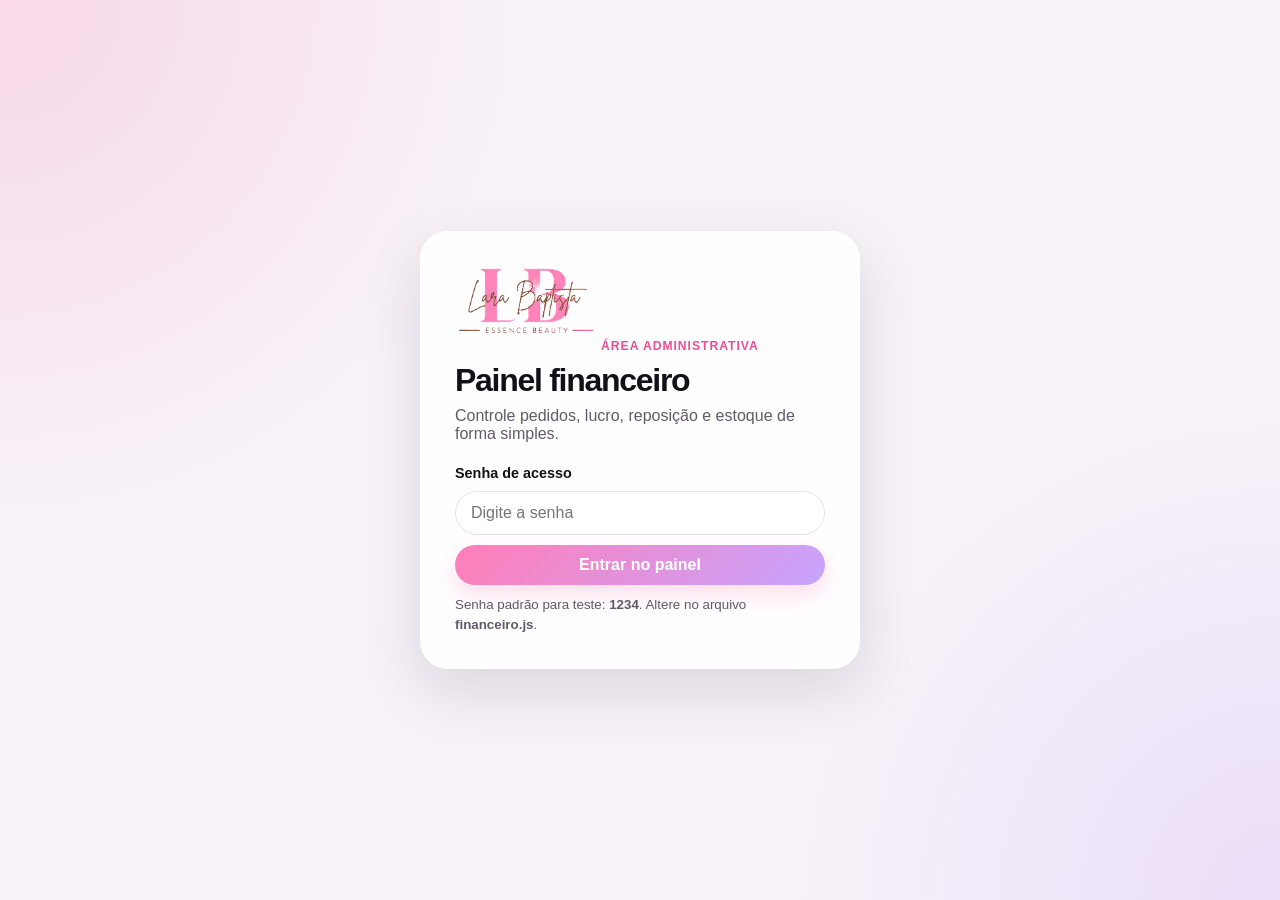
<file: financeiro.html>
<!DOCTYPE html>
<html lang="pt-BR">
<head>
  <meta charset="UTF-8" />
  <meta name="viewport" content="width=device-width, initial-scale=1.0" />
  <title>Painel financeiro | Laraminimaria</title>
  <link rel="icon" type="image/png" href="./imagens/favicon.png">
  <link rel="stylesheet" href="./financeiro.css">
</head>
<body>
  <main class="login-screen" id="loginScreen">
    <section class="login-card">
      <img src="./imagens/logo-header.png" alt="Laraminimaria" class="login-logo">
      <span class="eyebrow">Área administrativa</span>
      <h1>Painel financeiro</h1>
      <p>Controle pedidos, lucro, reposição e estoque de forma simples.</p>
      <form id="loginForm" class="login-form">
        <label for="pinInput">Senha de acesso</label>
        <input id="pinInput" type="password" inputmode="numeric" placeholder="Digite a senha" autocomplete="current-password">
        <button type="submit">Entrar no painel</button>
        <small>Senha padrão para teste: <strong>1234</strong>. Altere no arquivo <strong>financeiro.js</strong>.</small>
      </form>
    </section>
  </main>

  <main class="app" id="app" hidden>
    <header class="admin-header">
      <div class="admin-brand">
        <img src="./imagens/logo-header.png" alt="Laraminimaria">
        <div>
          <strong>Painel financeiro</strong>
          <span>Laraminimaria</span>
        </div>
      </div>
      <nav class="admin-sections" aria-label="Navegação interna do painel">
        <button type="button" class="admin-tab active" data-tab-target="pedidos">Pedidos</button>
        <button type="button" class="admin-tab" data-tab-target="produtos">Produtos</button>
        <button type="button" class="admin-tab" data-tab-target="ranking">Ranking</button>
      </nav>
      <nav class="admin-actions">
        <a href="./index.html">Voltar ao site</a>
        <button type="button" id="syncButton">Atualizar</button>
        <button type="button" id="logoutButton" class="ghost">Sair</button>
      </nav>
    </header>

    <section class="notice" id="modeNotice"></section>

    <section class="hero-panel">
      <div>
        <span class="eyebrow">Resumo do mês</span>
        <h1>Resumo financeiro</h1>
        <p>Pedidos do site entram automaticamente. Ao confirmar o pagamento, o painel calcula lucro, reposição e baixa o estoque.</p>
      </div>
      <div class="hero-box">
        <button type="button" class="money-toggle" id="toggleHeroTotal" aria-label="Esconder faturamento" aria-pressed="false">
          <svg class="eye-open" viewBox="0 0 24 24" aria-hidden="true" fill="none" stroke="currentColor" stroke-width="1.9" stroke-linecap="round" stroke-linejoin="round">
            <path d="M2.5 12s3.5-6 9.5-6 9.5 6 9.5 6-3.5 6-9.5 6-9.5-6-9.5-6Z"></path>
            <circle cx="12" cy="12" r="3"></circle>
          </svg>
          <svg class="eye-closed" viewBox="0 0 24 24" aria-hidden="true" fill="none" stroke="currentColor" stroke-width="1.9" stroke-linecap="round" stroke-linejoin="round">
            <path d="M3 3l18 18"></path>
            <path d="M10.6 10.6A3 3 0 0 0 13.4 13.4"></path>
            <path d="M9.9 5.3A9.8 9.8 0 0 1 12 5c6 0 9.5 7 9.5 7a16.7 16.7 0 0 1-2.1 3"></path>
            <path d="M6.5 6.9C3.9 8.7 2.5 12 2.5 12s3.5 7 9.5 7a9.8 9.8 0 0 0 4.1-.9"></path>
          </svg>
        </button>
        <strong id="heroTotal" data-visible-value="R$ 0,00">R$ 0,00</strong>
        <span>faturamento pago</span>
      </div>
    </section>

    <section class="cards-grid" id="summaryCards"></section>

    <section class="finance-tabs">
      <div class="tab-panel active" data-tab-panel="pedidos">
        <article class="panel orders-panel" id="pedidosArea">
          <div class="panel-head">
            <div>
              <span class="eyebrow">Pedidos</span>
              <h2>Entradas automáticas do site</h2>
            </div>
            <div class="panel-actions panel-actions-wide">
              <input id="orderSearch" type="search" placeholder="Buscar código do pedido">
              <button type="button" id="markPaidButton" class="success-action">Dar como pago</button>
              <select id="statusFilter">
                <option value="Todos">Todos</option>
                <option value="Pendente">Pendentes</option>
                <option value="Pago">Pagos</option>
                <option value="Cancelado">Cancelados</option>
              </select>
              <button type="button" id="exportOrdersPdfButton">Exportar PDF</button>
              <button type="button" id="demoOrderButton">Criar pedido teste</button>
            </div>
          </div>
          <div class="table-wrap">
            <table>
              <thead>
                <tr>
                  <th>Pedido</th>
                  <th>Data</th>
                  <th>Itens</th>
                  <th>Venda</th>
                  <th>Reposição</th>
                  <th>Lucro</th>
                  <th>Status</th>
                  <th>Ação</th>
                </tr>
              </thead>
              <tbody id="ordersTable"></tbody>
            </table>
          </div>
        </article>
      </div>

      <div class="tab-panel" data-tab-panel="produtos">
        <section class="panel products-panel" id="produtosArea">
          <div class="panel-head">
            <div>
              <span class="eyebrow">Produtos</span>
              <h2>Custo, estoque e margem</h2>
            </div>
            <div class="panel-actions panel-actions-wide">
              <input id="productSearch" type="search" placeholder="Buscar perfume">
              <button type="button" id="exportProductsPdfButton">Exportar PDF</button>
              <button type="button" id="exportButton">Exportar CSV</button>
            </div>
          </div>
          <div class="table-wrap">
            <table>
              <thead>
                <tr>
                  <th>Produto</th>
                  <th>Venda</th>
                  <th>Custo</th>
                  <th>Lucro un.</th>
                  <th>Estoque</th>
                  <th>Status</th>
                  <th>Salvar</th>
                </tr>
              </thead>
              <tbody id="productsTable"></tbody>
            </table>
          </div>
        </section>
      </div>
    </section>

    <section class="tab-panel" data-tab-panel="ranking">
      <section class="panel ranking-panel" id="rankingArea">
      <div class="panel-head compact">
        <div>
          <span class="eyebrow">Mais vendidos</span>
          <h2>Ranking</h2>
        </div>
      </div>
      <div class="ranking-list" id="rankingList"></div>
      </section>
    </section>
  </main>

  <div class="toast" id="financeToast"></div>
  <script src="./financeiro.js"></script>
</body>
</html>
</file>
<file: financeiro.css>
:root {
  --rosa: #ff7eb6;
  --rosa-forte: #e84f93;
  --rosa-claro: #ffe4ef;
  --lilas: #c7a4ff;
  --lilas-escuro: #7c3aed;
  --preto: #121018;
  --cinza: #5f5a68;
  --cinza-claro: #f7f2f8;
  --branco: #fff;
  --borda: #eadfeb;
  --verde: #0f8f62;
  --amarelo: #a46b00;
  --vermelho: #c83434;
  --sombra: 0 22px 60px rgba(18,16,24,.12);
  --radius: 22px;
}
* { box-sizing: border-box; }
body {
  margin: 0;
  font-family: Inter, Arial, Helvetica, sans-serif;
  color: var(--preto);
  background:
    radial-gradient(circle at top left, rgba(255,126,182,.22), transparent 34%),
    radial-gradient(circle at bottom right, rgba(199,164,255,.25), transparent 32%),
    var(--cinza-claro);
  min-height: 100vh;
}
button, input, select { font: inherit; }
button { border: 0; cursor: pointer; }
a { color: inherit; text-decoration: none; }
[hidden] { display: none !important; }
.login-screen { min-height: 100vh; display: grid; place-items: center; padding: 24px; }
.login-card {
  width: min(440px, 100%);
  background: rgba(255,255,255,.92);
  border: 1px solid rgba(255,255,255,.8);
  border-radius: 28px;
  box-shadow: var(--sombra);
  padding: 34px;
  backdrop-filter: blur(18px);
}
.login-logo { height: 70px; width: auto; object-fit: contain; margin-bottom: 14px; }
.eyebrow { color: var(--rosa-forte); text-transform: uppercase; font-size: .76rem; font-weight: 900; letter-spacing: .08em; }
h1, h2, p { margin-top: 0; }
.login-card h1 { font-size: 2rem; margin: 8px 0 8px; letter-spacing: -.04em; }
.login-card p { color: var(--cinza); }
.login-form { display: grid; gap: 10px; margin-top: 22px; }
.login-form label { font-weight: 800; font-size: .9rem; }
.login-form input, .panel-actions input, .panel-actions select {
  height: 44px; border-radius: 999px; border: 1px solid var(--borda); background: #fff; padding: 0 15px; outline: 0;
}
.login-form input:focus, .panel-actions input:focus, .panel-actions select:focus { border-color: var(--rosa); box-shadow: 0 0 0 4px rgba(255,126,182,.16); }
.login-form button, .admin-actions button, .admin-actions a, .row-actions button, .product-save {
  min-height: 40px; border-radius: 999px; padding: 0 15px; background: linear-gradient(135deg, var(--rosa), var(--lilas)); color: #fff; font-weight: 900; box-shadow: 0 10px 22px rgba(232,79,147,.18);
}
.login-form small { color: var(--cinza); line-height: 1.45; }
.app { width: min(1180px, calc(100% - 22px)); max-width: 1180px; margin: 0 auto; padding: 0 0 24px; }
.admin-header {
  position: sticky; top: 0; z-index: 30; display: grid; grid-template-columns: auto minmax(280px, 420px) auto; align-items: center; gap: 12px;
  background: rgba(255,255,255,.97); border: 1px solid rgba(234,223,235,.92); border-top: 0; border-radius: 0 0 16px 16px; padding: 10px 14px; backdrop-filter: blur(18px); box-shadow: 0 8px 22px rgba(18,16,24,.06);
  margin: 0 0 10px;
}
.admin-brand { display: flex; align-items: center; gap: 12px; min-width: 0; }
.admin-brand img { height: 36px; width: auto; object-fit: contain; flex: 0 0 auto; }
.admin-brand span { color: var(--cinza); font-size: .76rem; font-weight: 700; display: block; line-height: 1.15; }
.admin-brand strong { display: block; font-size: 1.05rem; line-height: 1.05; }
.admin-sections { display: grid; grid-template-columns: repeat(3, minmax(0, 1fr)); gap: 7px; align-items: center; }
.admin-tab {
  min-height: 36px;
  border-radius: 999px;
  padding: 0 14px;
  font-size: .88rem;
  white-space: nowrap;
  display: inline-flex;
  align-items: center;
  justify-content: center;
  border: 1px solid var(--borda);
  background: #fff;
  color: var(--preto);
  font-weight: 900;
  box-shadow: none;
  transition: .18s ease;
}
.admin-tab:hover {
  border-color: rgba(232,79,147,.34);
  background: rgba(255,228,239,.55);
  color: var(--rosa-forte);
}
.admin-tab.active {
  background: linear-gradient(135deg, var(--rosa), var(--lilas));
  border-color: transparent;
  color: #fff;
  box-shadow: 0 10px 22px rgba(232,79,147,.22);
}
.admin-actions { display: flex; align-items: center; flex-wrap: wrap; gap: 7px; justify-content: flex-end; }
.admin-actions a, .admin-actions button { min-height: 36px; padding: 0 13px; font-size: .86rem; white-space: nowrap; display: inline-flex; align-items: center; justify-content: center; border: 1px solid transparent; }
.admin-actions a { box-shadow: 0 10px 22px rgba(232,79,147,.18); }
.admin-actions #syncButton { background: linear-gradient(135deg, #eda0cf, #c792f8); color: #fff; box-shadow: 0 10px 22px rgba(199,164,255,.22); }
.admin-actions .ghost { background: #fff; color: var(--preto); box-shadow: none; border: 1px solid var(--borda); }
.notice { margin: 0 0 8px; border: 1px solid rgba(232,79,147,.24); background: rgba(255,228,239,.72); color: #753052; border-radius: 14px; padding: 8px 12px; font-size: .84rem; line-height: 1.35; }
.notice strong { color: var(--preto); }
.hero-panel {
  display: grid; grid-template-columns: minmax(0,1fr) minmax(200px, 260px); gap: 12px; align-items: center;
  background: linear-gradient(135deg, #201828, #3a1d3c 48%, #7c3a65); color: #fff; border-radius: 20px; padding: 16px 18px; box-shadow: 0 14px 38px rgba(18,16,24,.1); overflow: hidden; position: relative;
  min-height: 0;
}
.hero-panel:before { content: ""; position: absolute; inset: auto -90px -130px auto; width: 250px; height: 250px; background: rgba(255,126,182,.28); filter: blur(20px); border-radius: 50%; }
.hero-panel h1 { font-size: clamp(1.55rem, 2.4vw, 2.15rem); line-height: 1; letter-spacing: -.05em; margin: 4px 0 6px; max-width: 640px; }
.hero-panel p { color: rgba(255,255,255,.76); max-width: 720px; margin: 0; font-size: .88rem; }
.hero-box { position: relative; z-index: 1; border: 1px solid rgba(255,255,255,.16); border-radius: 16px; padding: 14px 16px; background: rgba(255,255,255,.08); display: grid; align-content: center; min-height: 92px; backdrop-filter: blur(12px); }
.hero-box strong { font-size: clamp(1.8rem, 3vw, 2.7rem); letter-spacing: -.04em; }
.hero-box span { color: rgba(255,255,255,.72); font-weight: 750; font-size: .9rem; }
.money-toggle {
  position: absolute;
  top: 12px;
  right: 12px;
  width: 34px;
  height: 34px;
  border-radius: 999px;
  border: 1px solid rgba(255,255,255,.24);
  background: rgba(255,255,255,.1);
  color: #fff;
  display: grid;
  place-items: center;
  padding: 0;
  box-shadow: none;
  z-index: 2;
  transition: .18s ease;
}
.money-toggle:hover {
  background: rgba(255,255,255,.18);
  border-color: rgba(255,255,255,.34);
}
.money-toggle svg {
  width: 18px;
  height: 18px;
  display: block;
}
.money-toggle .eye-closed { display: none; }
.hero-box.is-hidden .eye-open { display: none; }
.hero-box.is-hidden .eye-closed { display: block; }
.hero-box.is-hidden #heroTotal { letter-spacing: .08em; }

.cards-grid { display: grid; grid-template-columns: repeat(6, 1fr); gap: 8px; margin: 8px 0; }
.summary-card { background: rgba(255,255,255,.92); border: 1px solid rgba(255,255,255,.8); border-radius: 16px; padding: 12px; box-shadow: 0 8px 20px rgba(18,16,24,.05); }
.summary-card span { display: block; color: var(--cinza); font-size: .78rem; font-weight: 850; text-transform: uppercase; letter-spacing: .04em; margin-bottom: 7px; }
.summary-card strong { font-size: 1.18rem; letter-spacing: -.04em; }
.finance-tabs { display: block; }
.tab-panel { display: none; }
.tab-panel.active { display: block; }
#pedidosArea, #produtosArea, #rankingArea { scroll-margin-top: 86px; }
.panel { background: rgba(255,255,255,.94); border: 1px solid rgba(255,255,255,.8); border-radius: 18px; box-shadow: 0 10px 26px rgba(18,16,24,.06); padding: 14px; margin-bottom: 10px; }
.panel-head { display: flex; align-items: center; justify-content: space-between; gap: 10px; margin-bottom: 10px; }
.panel-head h2 { font-size: 1.08rem; margin: 2px 0 0; letter-spacing: -.03em; }
.panel-actions { display: flex; align-items: center; flex-wrap: wrap; gap: 6px; justify-content: flex-end; }
.panel-actions-wide { max-width: 100%; }
.panel-actions input,
.panel-actions select {
  height: 36px;
  min-width: 150px;
  padding: 0 12px;
  font-size: .84rem;
}
.panel-actions input[type="search"] { min-width: 180px; }
#orderSearch { min-width: 190px; }
.panel-actions button {
  min-height: 36px;
  border-radius: 999px;
  padding: 0 12px;
  background: #fff;
  color: var(--preto);
  border: 1px solid var(--borda);
  font-size: .82rem;
  font-weight: 850;
  box-shadow: none;
  transition: .18s ease;
}
.panel-actions button:hover {
  border-color: rgba(232,79,147,.32);
  background: rgba(255,228,239,.55);
  color: var(--rosa-forte);
}
.success-action { background: #e4f8ef !important; color: #0e714d !important; border-color: rgba(15,143,98,.24) !important; box-shadow: none !important; }
.success-action:hover { background: #d6f3e6 !important; color: #0b5c3f !important; }
.table-wrap { overflow-x: auto; border-radius: 14px; border: 1px solid var(--borda); }
table { width: 100%; border-collapse: collapse; min-width: 780px; background: #fff; }
th, td { padding: 10px 8px; text-align: left; border-bottom: 1px solid #f0e7f1; vertical-align: middle; }
th { background: #fcf7fb; font-size: .76rem; color: var(--cinza); text-transform: uppercase; letter-spacing: .06em; }
td { font-size: .84rem; }
.product-cell { display: flex; align-items: center; gap: 8px; min-width: 220px; }
.product-cell img { width: 42px; height: 50px; border-radius: 9px; object-fit: cover; background: var(--rosa-claro); }
.product-cell strong { display: block; line-height: 1.2; }
.product-cell span { color: var(--cinza); font-size: .78rem; }
.money { font-weight: 900; white-space: nowrap; }
.profit { color: var(--verde); }
.replace { color: var(--amarelo); }
.loss { color: var(--vermelho); }
.status { display: inline-flex; min-width: 86px; justify-content: center; padding: 6px 10px; border-radius: 999px; font-size: .76rem; font-weight: 900; }
.status.Pendente { background: #fff4d9; color: #8a5d05; }
.status.Pago { background: #e4f8ef; color: #0e714d; }
.status.Cancelado { background: #ffe4e4; color: #9b1c1c; }
.row-actions { display: flex; flex-wrap: wrap; gap: 5px; align-items: center; }
.row-actions button {
  min-height: 30px;
  padding: 0 9px;
  box-shadow: none;
  font-size: .74rem;
  background: #fff;
  color: var(--preto);
  border: 1px solid var(--borda);
  font-weight: 850;
}
.row-actions button:hover {
  background: rgba(255,228,239,.55);
  border-color: rgba(232,79,147,.3);
  color: var(--rosa-forte);
}
.row-actions .pending { background: #fffaf0; color: var(--amarelo); border: 1px solid #ffe0a3; }
.row-actions .cancel { background: #fff7f7; color: var(--vermelho); border: 1px solid #ffd1d1; }
.row-actions .delete { background: #fff; color: var(--vermelho); border: 1px solid #efc3c3; }
.row-actions .delete svg {
  width: 14px;
  height: 14px;
  display: block;
}
.product-input { width: 92px; height: 34px; border: 1px solid var(--borda); border-radius: 999px; padding: 0 9px; outline: 0; font-size: .82rem; }
.stock-pill { font-weight: 900; }
.low-stock { color: var(--vermelho); }
.product-save { min-height: 30px; padding: 0 10px; box-shadow: none; font-size: .75rem; }
.ranking-list { display: grid; gap: 10px; }
.ranking-item { display: grid; grid-template-columns: auto 1fr auto; gap: 9px; align-items: center; padding: 10px; background: #fcf7fb; border: 1px solid var(--borda); border-radius: 14px; }
.ranking-pos { width: 34px; height: 34px; border-radius: 50%; display: grid; place-items: center; background: var(--rosa-claro); color: var(--rosa-forte); font-weight: 950; }
.ranking-item strong { display: block; font-size: .92rem; }
.ranking-item span { color: var(--cinza); font-size: .78rem; }
.ranking-item em { font-style: normal; font-weight: 950; }
.orders-panel table { min-width: 900px; }
.products-panel table { min-width: 820px; }
.products-panel .product-cell { min-width: 220px; }
.products-panel .table-wrap { max-height: 760px; }
.ranking-panel { max-width: 680px; margin-left: auto; margin-right: auto; }
.ranking-panel .ranking-list { grid-template-columns: 1fr; max-width: 640px; margin: 0 auto; }
.order-code { display: inline-flex; align-items: center; justify-content: center; min-width: 74px; padding: 5px 8px; border-radius: 10px; background: #fcf7fb; border: 1px solid var(--borda); letter-spacing: .03em; }
.report-note { color: var(--cinza); font-size: .82rem; margin-top: 8px; }
.toast { position: fixed; right: 18px; bottom: 18px; z-index: 80; background: var(--preto); color: #fff; padding: 13px 16px; border-radius: 999px; box-shadow: var(--sombra); opacity: 0; transform: translateY(12px); pointer-events: none; transition: .22s ease; }
.toast.show { opacity: 1; transform: translateY(0); }
.empty-row { text-align: center; color: var(--cinza); padding: 34px; }
@media (max-width: 1180px) {
  .cards-grid { grid-template-columns: repeat(3, 1fr); }
  .hero-panel { grid-template-columns: 1fr; }
  .admin-header { grid-template-columns: 1fr; }
  .admin-actions, .admin-sections { width: 100%; }
}

@media (max-width: 720px) {
  html, body { overflow-x: hidden; }
  .app {
    width: 100%;
    max-width: 100%;
    padding: 0 8px 20px;
  }
  .admin-header {
    display: flex;
    align-items: stretch;
    flex-direction: column;
    gap: 8px;
    margin: 0 0 10px;
    padding: 9px 8px 10px;
    border-radius: 0 0 15px 15px;
  }
  .admin-brand {
    justify-content: center;
    gap: 9px;
    text-align: left;
  }
  .admin-brand img { height: 32px; }
  .admin-brand strong { font-size: .98rem; }
  .admin-brand span { font-size: .7rem; }

  .admin-sections {
    width: 100%;
    grid-template-columns: repeat(3, minmax(0, 1fr));
    gap: 5px;
  }
  .admin-tab {
    width: 100%;
    min-width: 0;
    min-height: 34px;
    padding: 0 6px;
    font-size: .76rem;
  }

  .admin-actions {
    width: 100%;
    display: grid;
    grid-template-columns: repeat(3, minmax(0, 1fr));
    gap: 5px;
    justify-content: stretch;
  }
  .admin-actions a,
  .admin-actions button {
    width: 100%;
    min-width: 0;
    min-height: 34px;
    padding: 0 5px;
    font-size: .72rem;
    white-space: nowrap;
  }

  .panel-head {
    align-items: stretch;
    flex-direction: column;
    gap: 8px;
  }
  .panel { padding: 12px 10px; border-radius: 16px; }
  .panel-actions {
    width: 100%;
    display: grid;
    grid-template-columns: repeat(2, minmax(0, 1fr));
    gap: 6px;
    justify-content: stretch;
  }
  .panel-actions input,
  .panel-actions select,
  .panel-actions button {
    width: 100%;
    min-width: 0;
    min-height: 36px;
    font-size: .76rem;
    padding-left: 9px;
    padding-right: 9px;
  }
  .panel-actions input[type="search"],
  #orderSearch,
  #productSearch {
    grid-column: 1 / -1;
    min-width: 0;
  }

  .cards-grid {
    grid-template-columns: repeat(2, minmax(0, 1fr));
    gap: 7px;
  }
  .hero-panel {
    border-radius: 18px;
    padding: 15px;
  }
  .hero-box { min-height: 86px; padding: 13px 14px; }
  .login-card { padding: 24px; }
  .summary-card { padding: 12px 10px; }
  .summary-card strong { font-size: 1.02rem; }
  .table-wrap {
    max-width: 100%;
    -webkit-overflow-scrolling: touch;
  }

  .products-panel .table-wrap {
    overflow: visible;
    border: 0;
    border-radius: 0;
    max-height: none;
    background: transparent;
  }
  .products-panel table,
  .products-panel tbody,
  .products-panel tr,
  .products-panel td {
    display: block;
    width: 100%;
  }
  .products-panel table {
    min-width: 0;
    background: transparent;
    border-collapse: separate;
  }
  .products-panel thead { display: none; }
  .products-panel tbody {
    display: grid;
    gap: 10px;
  }
  .products-panel tr {
    padding: 12px;
    border: 1px solid var(--borda);
    border-radius: 16px;
    background: #fff;
    box-shadow: 0 8px 18px rgba(18,16,24,.05);
  }
  .products-panel td {
    border: 0;
    padding: 0;
  }
  .products-panel td:first-child {
    padding-bottom: 10px;
  }
  .products-panel td:not(:first-child) {
    display: flex;
    align-items: center;
    justify-content: space-between;
    gap: 10px;
    padding: 8px 0;
    border-top: 1px solid #f0e7f1;
  }
  .products-panel td:not(:first-child)::before {
    flex: 0 0 auto;
    color: var(--cinza);
    font-size: .7rem;
    font-weight: 950;
    letter-spacing: .06em;
    text-transform: uppercase;
  }
  .products-panel td:nth-child(2)::before { content: "Venda"; }
  .products-panel td:nth-child(3)::before { content: "Custo"; }
  .products-panel td:nth-child(4)::before { content: "Lucro un."; }
  .products-panel td:nth-child(5)::before { content: "Estoque"; }
  .products-panel td:nth-child(6)::before { content: "Status"; }
  .products-panel td:nth-child(7) {
    display: block;
    padding-top: 10px;
  }
  .products-panel td:nth-child(7)::before { display: none; }
  .products-panel .product-cell {
    min-width: 0;
    width: 100%;
    align-items: center;
  }
  .products-panel .product-cell img {
    width: 58px;
    height: 68px;
    border-radius: 12px;
    flex: 0 0 auto;
  }
  .products-panel .product-cell strong {
    font-size: .92rem;
    overflow-wrap: anywhere;
  }
  .products-panel .product-cell span { font-size: .76rem; }
  .products-panel .money { text-align: right; }
  .products-panel .product-input {
    width: min(132px, 52%);
    min-width: 104px;
    text-align: right;
  }
  .products-panel .stock-pill {
    display: inline-flex;
    justify-content: center;
    min-width: 72px;
    padding: 6px 10px;
    border-radius: 999px;
    background: #e4f8ef;
    color: #0e714d;
  }
  .products-panel .stock-pill.low-stock {
    background: #ffe4e4;
    color: var(--vermelho);
  }
  .products-panel .product-save {
    width: 100%;
    min-height: 38px;
    font-size: .78rem;
  }
  .toast {
    left: 10px;
    right: 10px;
    bottom: 12px;
    width: auto;
    text-align: center;
  }
}

@media (max-width: 380px) {
  .admin-actions a,
  .admin-actions button,
  .admin-tab {
    font-size: .68rem;
    padding-left: 4px;
    padding-right: 4px;
  }
  .panel-actions { grid-template-columns: 1fr; }
  .cards-grid { grid-template-columns: 1fr; }
}

@media print {
  body { background: #fff !important; }
  .login-screen, .admin-header, .notice, .hero-panel, .cards-grid, .toast, .panel-actions, .row-actions, .product-save { display: none !important; }
  .app { width: 100% !important; max-width: none !important; padding: 0 !important; }
  .tab-panel { display: none !important; }
  .tab-panel.active { display: block !important; }
  .panel { box-shadow: none !important; border: 1px solid #ddd !important; padding: 0 !important; }
  .panel-head { padding: 0 0 10px !important; }
  .table-wrap { overflow: visible !important; border: 0 !important; }
  table { min-width: 0 !important; font-size: 10px !important; }
  th, td { padding: 6px 5px !important; }
}
</file>
